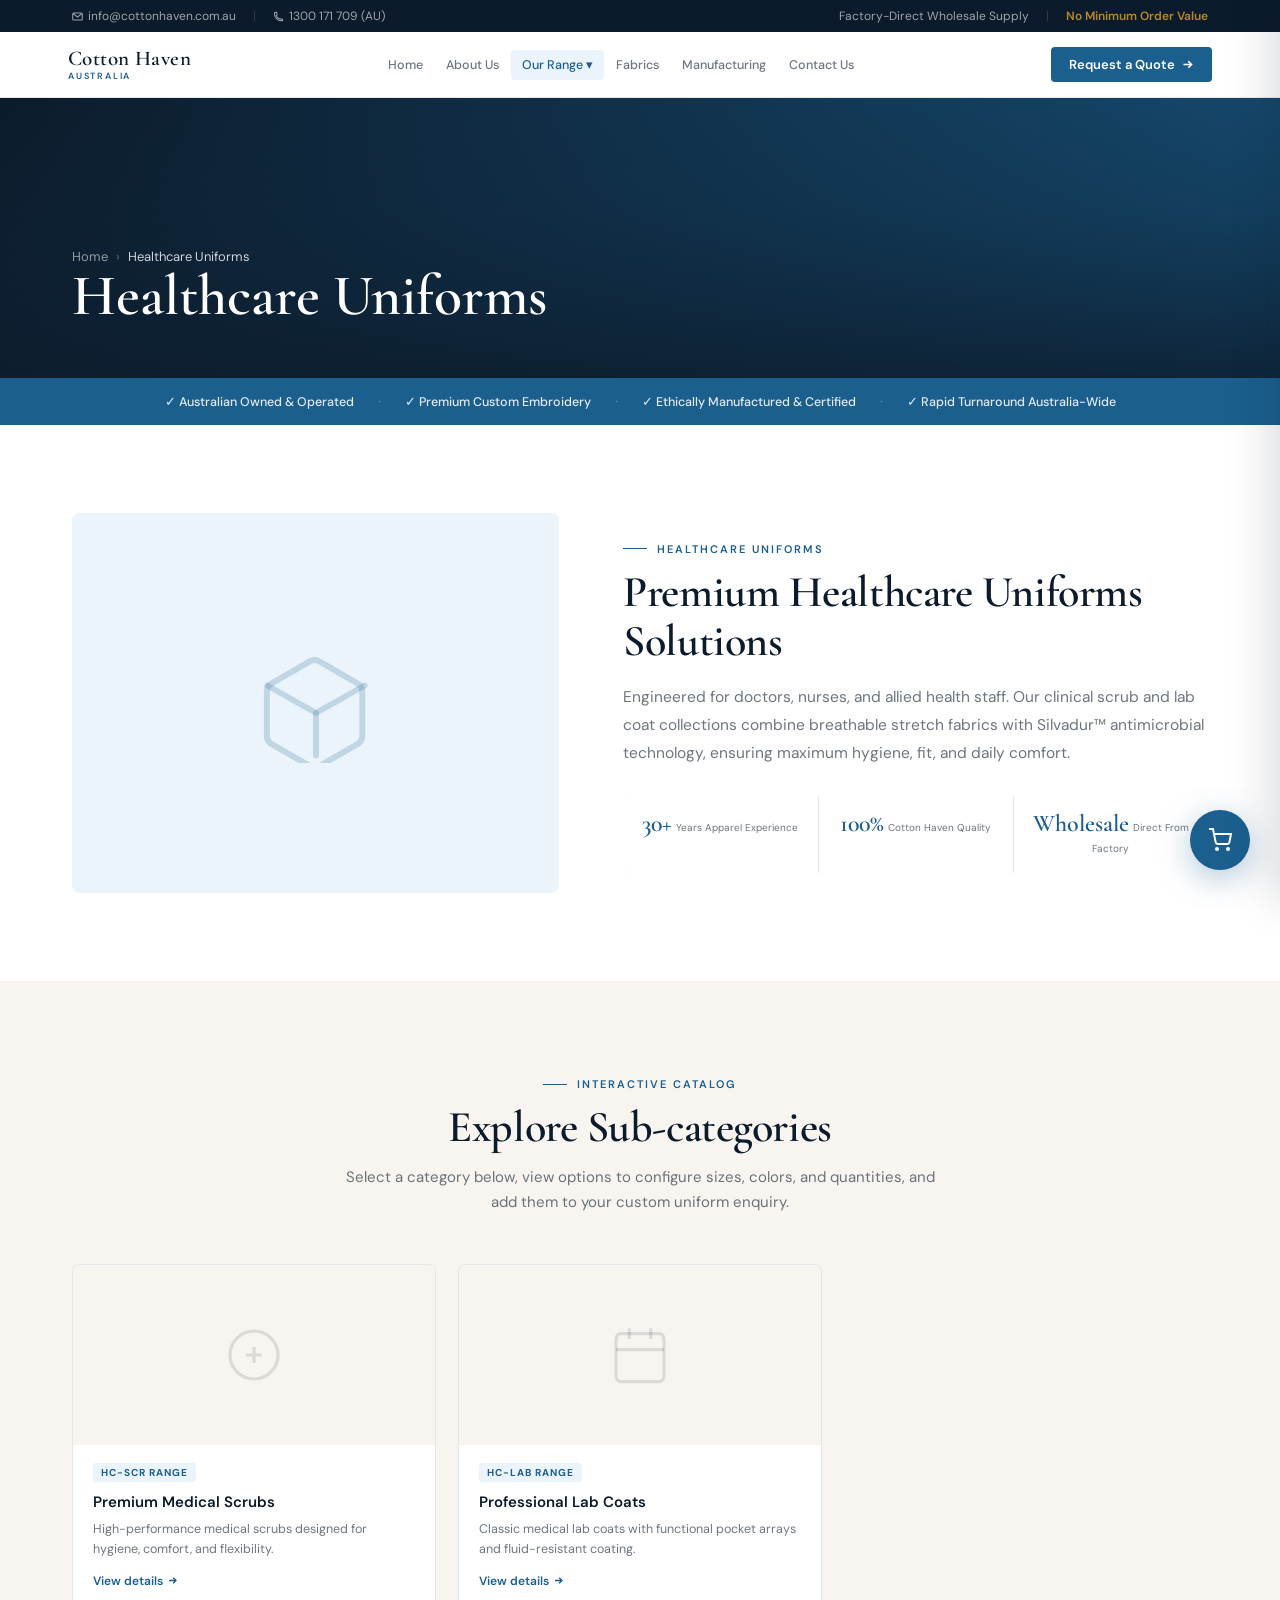
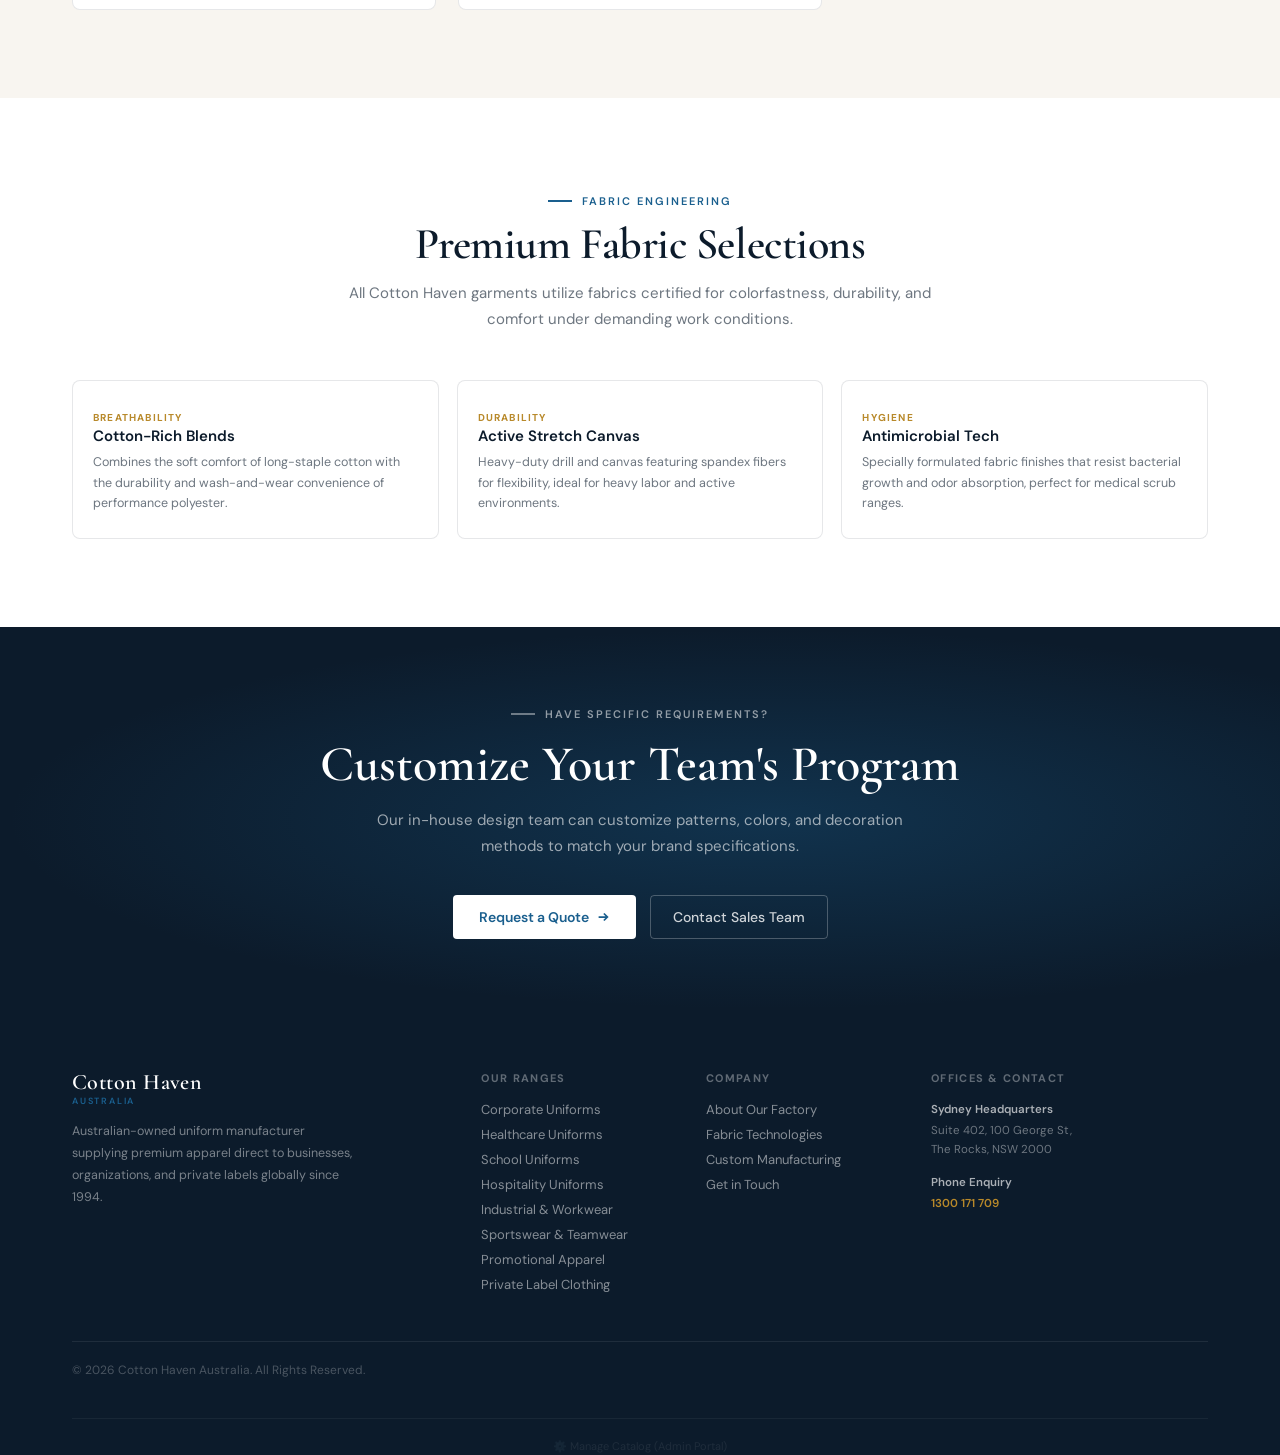
<file: category.html>
<!DOCTYPE html>
<html lang="en">
<head>
  <meta http-equiv="Content-Type" content="text/html; charset=UTF-8">
  <meta name="viewport" content="width=device-width, initial-scale=1.0">
  <title id="page-title">Uniforms Range — Cotton Haven Australia</title>
  <meta name="description" content="Cotton Haven Australia supplies premium custom uniforms and wholesale apparel. Australian-owned factory-direct manufacturer.">
  
  <link rel="preconnect" href="https://fonts.googleapis.com/">
  <link href="https://fonts.googleapis.com/css2?family=Cormorant+Garamond:ital,wght@0,400;0,600;1,400;1,600&family=DM+Sans:wght@300;400;500;600&display=swap" rel="stylesheet">
  
  <style>
    @charset "utf-8";

    :root {
      --ink: #0C1B2B;
      --ink-60: rgba(12,27,43,.6);
      --ink-30: rgba(12,27,43,.3);
      --ink-10: rgba(12,27,43,.07);
      --azure: #1A5F8E;
      --azure-d: #155a8c;
      --azure-xl: #EBF4FB;
      --gold: #B8892A;
      --gold-bg: #F5EDD8;
      --cream: #F8F5F0;
      --white: #FFFFFF;
      --border: rgba(12,27,43,.1);
      --border-s: rgba(12,27,43,.18);
      --r: 4px;
      --rlg: 8px;
      --ease: cubic-bezier(.25,.46,.45,.94);
    }

    *, ::before, ::after { box-sizing: border-box; margin: 0; padding: 0; }
    html { scroll-behavior: smooth; }
    body { font-family: "DM Sans", sans-serif; color: var(--ink); background: var(--white); -webkit-font-smoothing: antialiased; overflow-x: hidden; }
    img { max-width: 100%; display: block; }
    a { text-decoration: none; color: inherit; }
    ul { list-style: none; }
    button { cursor: pointer; border: none; background: none; font-family: inherit; }

    /* ── UTILITIES ── */
    .serif { font-family: "Cormorant Garamond", serif; }
    .container { width: 100%; max-width: 1200px; margin: 0 auto; padding: 0 32px; }
    .eyebrow { display: inline-flex; align-items: center; gap: 10px; font-size: 11px; font-weight: 600; letter-spacing: 0.18em; text-transform: uppercase; color: var(--azure); }
    .eyebrow::before { content: ""; display: block; width: 24px; height: 1.5px; background: var(--azure); }
    .section-title { font-family: "Cormorant Garamond", serif; font-size: clamp(28px, 3.5vw, 44px); font-weight: 600; line-height: 1.12; letter-spacing: -0.01em; color: var(--ink); margin-top: 12px; }
    .section-sub { font-size: 15px; color: var(--ink-60); line-height: 1.7; margin-top: 12px; }
    .section { padding: 88px 0; }
    .section-cream { background: var(--cream); }
    .section + .section { padding-top: 0; }
    .section-cream + .section, .section + .section-cream { padding-top: 88px; }

    /* ── BUTTONS ── */
    .btn-primary { font-size: 14px; font-weight: 600; color: var(--white); background: var(--azure); padding: 13px 26px; border-radius: var(--r); transition: .2s; display: inline-flex; align-items: center; gap: 7px; cursor: pointer; }
    .btn-primary:hover { background: var(--azure-d); transform: translateY(-1px); box-shadow: rgba(26,95,142,.28) 0 6px 18px; }
    .btn-primary svg { width: 14px; height: 14px; transition: transform .2s; }
    .btn-primary:hover svg { transform: translateX(3px); }
    .btn-secondary { font-size: 14px; font-weight: 500; color: var(--ink); padding: 12px 22px; border-radius: var(--r); border: 1.5px solid var(--border-s); transition: .2s; display: inline-flex; align-items: center; gap: 7px; }
    .btn-secondary:hover { border-color: var(--azure); color: var(--azure); }
    .btn-white { font-size: 14px; font-weight: 600; background: var(--white); color: var(--azure); padding: 13px 26px; border-radius: var(--r); transition: .2s; display: inline-flex; align-items: center; gap: 7px; }
    .btn-white:hover { background: #f0f7ff; transform: translateY(-1px); }
    .btn-white svg { width: 14px; height: 14px; transition: transform .2s; }
    .btn-white:hover svg { transform: translateX(3px); }
    .btn-ol-white { font-size: 14px; font-weight: 500; color: rgba(255,255,255,.8); padding: 12px 22px; border-radius: var(--r); border: 1px solid rgba(255,255,255,.25); transition: .2s; display: inline-flex; align-items: center; gap: 7px; }
    .btn-ol-white:hover { border-color: rgba(255,255,255,.5); color: #fff; }

    /* ── TOPBAR ── */
    .topbar { background: var(--ink); padding: 8px 0; font-size: 12px; color: rgba(255,255,255,.6); }
    .tb-inner { display: flex; justify-content: space-between; align-items: center; flex-wrap: wrap; gap: 8px; }
    .tb-left, .tb-right { display: flex; align-items: center; gap: 18px; flex-wrap: wrap; }
    .tb-item { display: flex; align-items: center; gap: 5px; }
    .tb-item a { color: rgba(255,255,255,.6); transition: color .2s; }
    .tb-item a:hover { color: #fff; }
    .tb-sep { width: 1px; height: 10px; background: rgba(255,255,255,.15); }

    /* ── HEADER ── */
    .site-header { position: sticky; top: 0; z-index: 100; background: rgba(255,255,255,.97); backdrop-filter: blur(12px); border-bottom: 1px solid var(--border); }
    .hdr-inner { display: flex; align-items: center; justify-content: space-between; padding: 15px 28px; max-width: 1200px; margin: 0 auto; gap: 20px; }
    .logo { flex-shrink: 0; display: flex; flex-direction: column; gap: 1px; cursor: pointer; }
    .logo-name { font-family: "Cormorant Garamond", serif; font-size: 21px; font-weight: 600; color: var(--ink); line-height: 1; letter-spacing: .02em; }
    .logo-sub { font-size: 9px; font-weight: 600; letter-spacing: .2em; text-transform: uppercase; color: var(--azure); }
    .main-nav { display: flex; align-items: center; gap: 1px; flex: 1; justify-content: center; position: relative; }
    .nav-link { font-size: 12.5px; font-weight: 500; color: var(--ink-60); padding: 7px 11px; border-radius: var(--r); transition: .2s; white-space: nowrap; cursor: pointer; background: none; font-family: inherit; }
    .nav-link:hover, .nav-link.active { color: var(--azure); background: var(--azure-xl); }
    .nav-item { position: relative; }
    .nav-dropdown { position: absolute; top: 100%; left: 0; background: var(--white); border: 1px solid var(--border); border-radius: var(--rlg); box-shadow: rgba(12,27,43,.12) 0 12px 32px; padding: 8px; min-width: 220px; opacity: 0; visibility: hidden; transform: translateY(6px); transition: .2s; z-index: 50; }
    .nav-item:hover .nav-dropdown { opacity: 1; visibility: visible; transform: translateY(4px); }
    .nav-dropdown button, .nav-dropdown a { display: block; width: 100%; text-align: left; padding: 9px 12px; font-size: 13px; color: var(--ink-60); border-radius: var(--r); transition: .15s; }
    .nav-dropdown button:hover, .nav-dropdown a:hover { background: var(--azure-xl); color: var(--azure); }
    .hdr-right { display: flex; align-items: center; gap: 10px; flex-shrink: 0; }
    .btn-cta { font-size: 13px; font-weight: 600; color: var(--white); background: var(--azure); padding: 9px 18px; border-radius: var(--r); transition: .2s; display: inline-flex; align-items: center; gap: 6px; cursor: pointer; white-space: nowrap; }
    .btn-cta:hover { background: var(--azure-d); transform: translateY(-1px); box-shadow: rgba(26,95,142,.28) 0 6px 18px; }
    .btn-cta svg { width: 13px; height: 13px; transition: transform .2s; }
    .btn-cta:hover svg { transform: translateX(3px); }
    .mob-menu-btn { display: none; flex-direction: column; gap: 5px; padding: 8px; cursor: pointer; }
    .mob-menu-btn span { display: block; width: 22px; height: 1.5px; background: var(--ink); transition: .3s; }
    .mob-nav { display: none; flex-direction: column; background: var(--white); border-top: 1px solid var(--border); padding: 12px 20px 20px; max-height: 75vh; overflow-y: auto; }
    .mob-nav .nav-link { display: block; padding: 10px 14px; font-size: 15px; }
    .mob-nav .mob-group-label { font-size: 10.5px; font-weight: 700; letter-spacing: .1em; text-transform: uppercase; color: var(--ink-30); padding: 14px 14px 4px; }
    .mob-nav.open { display: flex; }

    /* ── PAGE BANNER ── */
    .page-banner { position: relative; height: 280px; overflow: hidden; display: flex; align-items: flex-end; padding-bottom: 40px; }
    .page-banner-img { position: absolute; inset: 0; width: 100%; height: 100%; object-fit: cover; object-position: center center; }
    .page-banner-overlay { position: absolute; inset: 0; background: linear-gradient(to top, rgba(12,27,43,.85) 0%, rgba(12,27,43,.4) 60%, rgba(12,27,43,.2) 100%); }
    .page-banner-content { position: relative; z-index: 1; padding: 0 32px; max-width: 1200px; margin: 0 auto; width: 100%; }
    .page-banner-title { font-family: "Cormorant Garamond", serif; font-size: clamp(36px, 4.5vw, 58px); font-weight: 600; color: var(--white); line-height: 1.1; margin-bottom: 10px; }
    .breadcrumb { display: flex; align-items: center; gap: 8px; font-size: 13px; color: rgba(255,255,255,.55); }
    .breadcrumb a { color: rgba(255,255,255,.55); transition: color .2s; }
    .breadcrumb a:hover { color: #fff; }
    .breadcrumb span { color: rgba(255,255,255,.35); }

    /* ── MARKET STRIP ── */
    .market-strip { background: var(--azure); padding: 13px 0; }
    .mkt-inner { display: flex; align-items: center; justify-content: center; gap: 24px; flex-wrap: wrap; }
    .mkt-item { display: flex; align-items: center; gap: 6px; font-size: 12.5px; font-weight: 500; color: rgba(255,255,255,.88); white-space: nowrap; }
    .mkt-sep { color: rgba(255,255,255,.25); font-size: 16px; }

    /* ── INTRO SPLIT ── */
    .intro-grid { display: grid; grid-template-columns: 1fr 1.2fr; gap: 64px; align-items: center; }
    .intro-img-wrap { position: relative; border-radius: var(--rlg); overflow: hidden; height: 380px; background: var(--azure-xl); display: flex; align-items: center; justify-content: center; }
    .intro-placeholder-icon { width: 120px; height: 120px; color: rgba(26,95,142,.2); }
    .intro-stats { display: grid; grid-template-columns: repeat(3, 1fr); gap: 1px; background: var(--border); border-radius: var(--rlg); overflow: hidden; margin-top: 28px; }
    .istat { background: var(--white); padding: 16px 12px; text-align: center; }
    .istat-num { font-family: "Cormorant Garamond", serif; font-size: 24px; font-weight: 600; color: var(--azure); line-height: 1; }
    .istat-label { font-size: 10px; color: var(--ink-60); margin-top: 4px; line-height: 1.3; }

    /* ── PRODUCTS GRID ── */
    .prod-header { text-align: center; max-width: 600px; margin: 0 auto 48px; }
    .products-grid { display: grid; grid-template-columns: repeat(3, 1fr); gap: 22px; }
    .prod-card { border-radius: var(--rlg); overflow: hidden; border: 1px solid var(--border); background: var(--white); transition: all .3s var(--ease); display: flex; flex-direction: column; height: 100%; }
    .prod-card:hover { transform: translateY(-5px); box-shadow: rgba(12,27,43,.1) 0 16px 40px; border-color: rgba(26,95,142,.25); }
    .prod-img { height: 180px; overflow: hidden; position: relative; background: var(--cream); display: flex; align-items: center; justify-content: center; }
    .prod-placeholder-icon { width: 64px; height: 64px; color: rgba(12,27,43,.12); }
    .prod-body { padding: 18px 20px 20px; display: flex; flex-direction: column; flex: 1; }
    .prod-tag { display: inline-block; align-self: flex-start; font-size: 10px; font-weight: 700; letter-spacing: .1em; text-transform: uppercase; color: var(--azure); background: var(--azure-xl); padding: 3px 8px; border-radius: 3px; margin-bottom: 10px; }
    .prod-name { font-size: 15px; font-weight: 600; color: var(--ink); margin-bottom: 7px; }
    .prod-desc { font-size: 12.5px; color: var(--ink-60); line-height: 1.6; margin-bottom: 14px; flex: 1; }
    .prod-link { font-size: 12px; font-weight: 600; color: var(--azure); display: inline-flex; align-items: center; gap: 4px; transition: gap .2s; cursor: pointer; }
    .prod-card:hover .prod-link { gap: 8px; }
    .prod-link svg { width: 11px; height: 11px; }

    /* ── FABRICS ── */
    .fabrics-grid { display: grid; grid-template-columns: repeat(3, 1fr); gap: 18px; }
    .fabric-card { padding: 24px 20px; border-radius: var(--rlg); border: 1px solid var(--border); background: var(--white); transition: all .25s; }
    .fabric-card:hover { border-color: rgba(26,95,142,.2); box-shadow: rgba(12,27,43,.06) 0 8px 24px; }
    .fabric-tag { font-size: 10px; font-weight: 700; letter-spacing: .12em; text-transform: uppercase; color: var(--gold); margin-bottom: 8px; }
    .fabric-name { font-size: 15px; font-weight: 600; color: var(--ink); margin-bottom: 6px; }
    .fabric-desc { font-size: 12.5px; color: var(--ink-60); line-height: 1.65; }

    /* ── CTA BAND ── */
    .cta-band { background: var(--ink); padding: 72px 0; text-align: center; position: relative; overflow: hidden; }
    .cta-band::before { content: ""; position: absolute; inset: 0; background: radial-gradient(ellipse at 60% 50%, rgba(26,95,142,.35) 0%, transparent 70%); }
    .cta-band .container { position: relative; z-index: 1; }
    .cta-eyebrow { display: inline-flex; align-items: center; gap: 10px; font-size: 11px; font-weight: 600; letter-spacing: .18em; text-transform: uppercase; color: rgba(255,255,255,.55); margin-bottom: 16px; }
    .cta-eyebrow::before { content: ""; display: block; width: 24px; height: 1.5px; background: rgba(255,255,255,.4); }
    .cta-title { font-family: "Cormorant Garamond", serif; font-size: clamp(30px, 4vw, 50px); font-weight: 600; color: var(--white); line-height: 1.1; margin-bottom: 16px; }
    .cta-sub { font-size: 15px; color: rgba(255,255,255,.6); max-width: 560px; margin: 0 auto 36px; line-height: 1.7; }
    .cta-actions { display: flex; align-items: center; justify-content: center; gap: 14px; flex-wrap: wrap; }

    /* ── FOOTER ── */
    .site-footer { background: var(--ink); color: rgba(255,255,255,.6); padding: 60px 0 0; }
    .footer-grid { display: grid; grid-template-columns: 2fr 1fr 1fr 1.5fr; gap: 40px; padding-bottom: 48px; border-bottom: 1px solid rgba(255,255,255,.08); }
    .footer-logo-name { font-family: "Cormorant Garamond", serif; font-size: 22px; font-weight: 600; color: var(--white); line-height: 1; letter-spacing: .02em; cursor: pointer; }
    .footer-logo-sub { font-size: 9px; font-weight: 600; letter-spacing: .2em; text-transform: uppercase; color: var(--azure); margin-top: 2px; }
    .footer-about { font-size: 12.5px; line-height: 1.75; color: rgba(255,255,255,.45); margin-top: 14px; max-width: 280px; }
    .footer-col-title { font-size: 11px; font-weight: 700; letter-spacing: .12em; text-transform: uppercase; color: rgba(255,255,255,.35); margin-bottom: 16px; }
    .footer-links { display: flex; flex-direction: column; gap: 8px; }
    .footer-links a { font-size: 13px; color: rgba(255,255,255,.5); text-align: left; transition: color .2s; display: block; }
    .footer-links a:hover { color: rgba(255,255,255,.88); }
    .footer-offices { display: flex; flex-direction: column; gap: 14px; }
    .office-blk { font-size: 11.5px; color: rgba(255,255,255,.4); line-height: 1.65; }
    .office-blk strong { display: block; color: rgba(255,255,255,.65); font-weight: 600; margin-bottom: 2px; }
    .footer-bottom { display: flex; align-items: center; justify-content: space-between; padding: 20px 0; flex-wrap: wrap; gap: 12px; }
    .footer-copy { font-size: 12px; color: rgba(255,255,255,.25); }

    /* ── RESPONSIVE ── */
    @media (max-width: 1024px) {
      .products-grid { grid-template-columns: repeat(2, 1fr); }
      .footer-grid { grid-template-columns: 1fr 1fr; }
    }
    @media (max-width: 880px) {
      .intro-grid { grid-template-columns: 1fr; gap: 32px; }
      .main-nav { display: none; }
      .mob-menu-btn { display: flex; }
      .fabrics-grid { grid-template-columns: 1fr 1fr; }
    }
    @media (max-width: 768px) {
      .container { padding: 0 18px; }
      .hdr-inner { padding: 13px 18px; }
      .section { padding: 52px 0; }
      .page-banner { height: 220px; }
      .products-grid { grid-template-columns: 1fr; }
      .fabrics-grid { grid-template-columns: 1fr; }
      .footer-grid { grid-template-columns: 1fr; }
    }
    @media (max-width: 480px) {
      .cta-actions { flex-direction: column; }
    }
    @media (prefers-reduced-motion: reduce) {
      * { transition-duration: .01ms !important; }
    }
  </style>
  
  <link rel="stylesheet" href="assets/css/cart.css">
</head>
<body>

  <!-- ══ TOPBAR ══ -->
  <div class="topbar">
    <div class="container">
      <div class="tb-inner">
        <div class="tb-left">
          <span class="tb-item">
            <svg width="11" height="11" viewBox="0 0 16 16" fill="none" stroke="currentColor" stroke-width="1.5">
              <path d="M2 4l6 5 6-5"></path><rect x="1" y="3" width="14" height="10" rx="1.5"></rect>
            </svg>
            <a href="mailto:info@cottonhaven.com.au">info@cottonhaven.com.au</a>
          </span>
          <span class="tb-sep"></span>
          <span class="tb-item">
            <svg width="11" height="11" viewBox="0 0 16 16" fill="none" stroke="currentColor" stroke-width="1.5">
              <path d="M2 3.5A1.5 1.5 0 013.5 2h1.2a.5.5 0 01.48.36l.8 2.8a.5.5 0 01-.14.52l-1.1 1a8 8 0 004.58 4.58l1-.1a.5.5 0 01.52.14l2.8.8a.5.5 0 01.36.48v1.2A1.5 1.5 0 0112.5 14C6.7 14 2 9.3 2 3.5z"></path>
            </svg>
            <a href="tel:1300171709">1300 171 709 (AU)</a>
          </span>
        </div>
        <div class="tb-right">
          <span>Factory-Direct Wholesale Supply</span>
          <span class="tb-sep"></span>
          <span style="color:#B8892A;font-weight:600">No Minimum Order Value</span>
        </div>
      </div>
    </div>
  </div>

  <!-- ══ HEADER ══ -->
  <header class="site-header">
    <div class="hdr-inner">
      <div class="logo" onclick="window.location.href='index.html'">
        <span class="logo-name">Cotton Haven</span>
        <span class="logo-sub">Australia</span>
      </div>
      <nav class="main-nav" aria-label="Primary navigation">
        <a href="index.html" class="nav-link">Home</a>
        <a href="index.html#about" class="nav-link">About Us</a>

        <div class="nav-item">
          <button class="nav-link active">Our Range ▾</button>
          <div class="nav-dropdown">
            <a href="corporate-uniforms.html" style="display:block;width:100%;text-align:left;padding:9px 12px;font-size:13px;color:var(--ink-60);border-radius:var(--r);transition:.15s;">Corporate Uniforms</a>
            <a href="category.html?cat=healthcare" style="display:block;width:100%;text-align:left;padding:9px 12px;font-size:13px;color:var(--ink-60);border-radius:var(--r);transition:.15s;">Healthcare Uniforms</a>
            <a href="category.html?cat=school" style="display:block;width:100%;text-align:left;padding:9px 12px;font-size:13px;color:var(--ink-60);border-radius:var(--r);transition:.15s;">School Uniforms</a>
            <a href="category.html?cat=hospitality" style="display:block;width:100%;text-align:left;padding:9px 12px;font-size:13px;color:var(--ink-60);border-radius:var(--r);transition:.15s;">Hospitality Uniforms</a>
            <a href="category.html?cat=industrial" style="display:block;width:100%;text-align:left;padding:9px 12px;font-size:13px;color:var(--ink-60);border-radius:var(--r);transition:.15s;">Industrial &amp; Workwear</a>
            <a href="category.html?cat=sportswear" style="display:block;width:100%;text-align:left;padding:9px 12px;font-size:13px;color:var(--ink-60);border-radius:var(--r);transition:.15s;">Sportswear &amp; Teamwear</a>
            <a href="category.html?cat=promotional" style="display:block;width:100%;text-align:left;padding:9px 12px;font-size:13px;color:var(--ink-60);border-radius:var(--r);transition:.15s;">Promotional Apparel</a>
            <a href="category.html?cat=private-label" style="display:block;width:100%;text-align:left;padding:9px 12px;font-size:13px;color:var(--ink-60);border-radius:var(--r);transition:.15s;">Private Label Clothing</a>
          </div>
        </div>

        <a href="index.html#fabrics" class="nav-link">Fabrics</a>
        <a href="index.html#manufacturing" class="nav-link">Manufacturing</a>
        <a href="index.html#contact" class="nav-link">Contact Us</a>
      </nav>
      <div class="hdr-right">
        <button class="btn-cta" onclick="window.location.hash='#enquire'">Request a Quote <svg viewBox="0 0 16 16" fill="none" stroke="currentColor" stroke-width="2"><path d="M3 8h10M9 4l4 4-4 4"></path></svg></button>
        <div class="mob-menu-btn"><span></span><span></span><span></span></div>
      </div>
    </div>
    
    <nav class="mob-nav" id="mob-nav">
      <a href="index.html" class="nav-link">Home</a>
      <a href="index.html#about" class="nav-link">About Us</a>
      <div class="mob-group-label">Our Range</div>
      <a href="corporate-uniforms.html" class="nav-link">Corporate Uniforms</a>
      <a href="category.html?cat=healthcare" class="nav-link">Healthcare Uniforms</a>
      <a href="category.html?cat=school" class="nav-link">School Uniforms</a>
      <a href="category.html?cat=hospitality" class="nav-link">Hospitality Uniforms</a>
      <a href="category.html?cat=industrial" class="nav-link">Industrial &amp; Workwear</a>
      <a href="category.html?cat=sportswear" class="nav-link">Sportswear &amp; Teamwear</a>
      <a href="category.html?cat=promotional" class="nav-link">Promotional Apparel</a>
      <a href="category.html?cat=private-label" class="nav-link">Private Label Clothing</a>
      <div class="mob-group-label">Company</div>
      <a href="index.html#fabrics" class="nav-link">Fabrics</a>
      <a href="index.html#manufacturing" class="nav-link">Manufacturing</a>
      <a href="index.html#contact" class="nav-link">Contact Us</a>
    </nav>
  </header>

  <!-- ══ PAGE BANNER ══ -->
  <div class="page-banner" id="cat-banner" style="background: linear-gradient(135deg, #0C1B2B 0%, #1A5F8E 100%);">
    <div class="page-banner-overlay"></div>
    <div class="page-banner-content">
      <div class="breadcrumb">
        <a href="index.html">Home</a>
        <span>›</span>
        <span style="color: rgba(255,255,255,0.8)" id="breadcrumb-category">Uniforms Range</span>
      </div>
      <h1 class="page-banner-title" id="banner-title">Uniforms Range</h1>
    </div>
  </div>

  <!-- ══ MARKET STRIP ══ -->
  <div class="market-strip">
    <div class="container">
      <div class="mkt-inner">
        <div class="mkt-item">✓ Australian Owned &amp; Operated</div>
        <div class="mkt-sep">·</div>
        <div class="mkt-item">✓ Premium Custom Embroidery</div>
        <div class="mkt-sep">·</div>
        <div class="mkt-item">✓ Ethically Manufactured &amp; Certified</div>
        <div class="mkt-sep">·</div>
        <div class="mkt-item">✓ Rapid Turnaround Australia-Wide</div>
      </div>
    </div>
  </div>

  <!-- ══ INTRO SECTION ══ -->
  <section class="section">
    <div class="container">
      <div class="intro-grid">
        <div class="intro-img-wrap">
          <!-- Dynamic Category Vector Icon -->
          <svg class="intro-placeholder-icon" viewBox="0 0 24 24" fill="none" stroke="currentColor" stroke-width="1.2">
            <path d="M20.37 8.12l-7.79-4.5a1.76 1.76 0 00-1.74 0L3.06 8.12a1.76 1.76 0 00-.88 1.52v9a1.76 1.76 0 00.88 1.52l7.79 4.5a1.76 1.76 0 001.74 0l7.79-4.5a1.76 1.76 0 00.88-1.52v-9a1.76 1.76 0 00-.89-1.52z" stroke-linecap="round" stroke-linejoin="round"/>
            <path d="M2.27 8.5L12 14l9.73-5.5" stroke-linecap="round" stroke-linejoin="round"/>
            <path d="M12 22.5V14" stroke-linecap="round" stroke-linejoin="round"/>
          </svg>
        </div>
        <div class="intro-text-wrap">
          <span class="eyebrow" id="intro-eyebrow">Professional Range</span>
          <h2 class="section-title" id="intro-title">Elevate Your Team's Standard</h2>
          <p class="section-sub" id="intro-desc" style="margin-top: 18px; font-size: 15.5px; line-height: 1.8;">
            Cotton Haven Australia designs and manufactures custom uniforms tailored for performance. We provide fully customizable designs, flexible low MOQs, and direct wholesale supply worldwide.
          </p>
          <div class="intro-stats">
            <div class="istat">
              <span class="istat-num serif">30+</span>
              <span class="istat-label">Years Apparel Experience</span>
            </div>
            <div class="istat">
              <span class="istat-num serif">100%</span>
              <span class="istat-label">Cotton Haven Quality</span>
            </div>
            <div class="istat">
              <span class="istat-num serif">Wholesale</span>
              <span class="istat-label">Direct From Factory</span>
            </div>
          </div>
        </div>
      </div>
    </div>
  </section>

  <!-- ══ PRODUCTS CATALOG ══ -->
  <section class="section section-cream">
    <div class="container">
      <div class="prod-header">
        <span class="eyebrow">Interactive Catalog</span>
        <h2 class="section-title">Explore Sub-categories</h2>
        <p class="section-sub">Select a category below, view options to configure sizes, colors, and quantities, and add them to your custom uniform enquiry.</p>
      </div>
      <div class="products-grid" id="category-products-grid">
        <!-- Products cards rendered dynamically via JS -->
      </div>
    </div>
  </section>

  <!-- ══ FABRICS ══ -->
  <section class="section">
    <div class="container">
      <div style="text-align:center;max-width:600px;margin:0 auto 48px">
        <span class="eyebrow">Fabric Engineering</span>
        <h2 class="section-title">Premium Fabric Selections</h2>
        <p class="section-sub">All Cotton Haven garments utilize fabrics certified for colorfastness, durability, and comfort under demanding work conditions.</p>
      </div>
      <div class="fabrics-grid">
        <div class="fabric-card">
          <span class="fabric-tag">Breathability</span>
          <h3 class="fabric-name">Cotton-Rich Blends</h3>
          <p class="fabric-desc">Combines the soft comfort of long-staple cotton with the durability and wash-and-wear convenience of performance polyester.</p>
        </div>
        <div class="fabric-card">
          <span class="fabric-tag">Durability</span>
          <h3 class="fabric-name">Active Stretch Canvas</h3>
          <p class="fabric-desc">Heavy-duty drill and canvas featuring spandex fibers for flexibility, ideal for heavy labor and active environments.</p>
        </div>
        <div class="fabric-card">
          <span class="fabric-tag">Hygiene</span>
          <h3 class="fabric-name">Antimicrobial Tech</h3>
          <p class="fabric-desc">Specially formulated fabric finishes that resist bacterial growth and odor absorption, perfect for medical scrub ranges.</p>
        </div>
      </div>
    </div>
  </section>

  <!-- ══ CTA BAND ══ -->
  <section class="cta-band">
    <div class="container">
      <span class="cta-eyebrow">Have Specific Requirements?</span>
      <h2 class="cta-title">Customize Your Team's Program</h2>
      <p class="cta-sub">Our in-house design team can customize patterns, colors, and decoration methods to match your brand specifications.</p>
      <div class="cta-actions">
        <button class="btn-white" onclick="window.location.hash='#enquire'">Request a Quote <svg viewBox="0 0 16 16" fill="none" stroke="currentColor" stroke-width="2"><path d="M3 8h10M9 4l4 4-4 4"></path></svg></button>
        <a href="index.html#contact" class="btn-ol-white">Contact Sales Team</a>
      </div>
    </div>
  </section>

  <!-- ══ FOOTER ══ -->
  <footer class="site-footer">
    <div class="container">
      <div class="footer-grid">
        <div class="footer-brand">
          <div class="footer-logo-name" onclick="window.location.href='index.html'">Cotton Haven</div>
          <div class="footer-logo-sub">Australia</div>
          <p class="footer-about">Australian-owned uniform manufacturer supplying premium apparel direct to businesses, organizations, and private labels globally since 1994.</p>
        </div>
        <div>
          <div class="footer-col-title">Our Ranges</div>
          <div class="footer-links">
            <a href="corporate-uniforms.html">Corporate Uniforms</a>
            <a href="category.html?cat=healthcare">Healthcare Uniforms</a>
            <a href="category.html?cat=school">School Uniforms</a>
            <a href="category.html?cat=hospitality">Hospitality Uniforms</a>
            <a href="category.html?cat=industrial">Industrial &amp; Workwear</a>
            <a href="category.html?cat=sportswear">Sportswear &amp; Teamwear</a>
            <a href="category.html?cat=promotional">Promotional Apparel</a>
            <a href="category.html?cat=private-label">Private Label Clothing</a>
          </div>
        </div>
        <div>
          <div class="footer-col-title">Company</div>
          <div class="footer-links">
            <a href="index.html#about">About Our Factory</a>
            <a href="index.html#fabrics">Fabric Technologies</a>
            <a href="index.html#manufacturing">Custom Manufacturing</a>
            <a href="index.html#contact">Get in Touch</a>
          </div>
        </div>
        <div>
          <div class="footer-col-title">Offices &amp; Contact</div>
          <div class="footer-offices">
            <div class="office-blk">
              <strong>Sydney Headquarters</strong>
              Suite 402, 100 George St,<br>The Rocks, NSW 2000
            </div>
            <div class="office-blk">
              <strong>Phone Enquiry</strong>
              <a href="tel:1300171709" style="color:var(--gold);font-weight:600">1300 171 709</a>
            </div>
          </div>
        </div>
      </div>
      <div class="footer-bottom">
        <div class="footer-copy">© 2026 Cotton Haven Australia. All Rights Reserved.</div>
      </div>
    </div>
  </footer>

  <!-- Scripts -->
  <script src="assets/js/products-data.js"></script>
  <script src="assets/js/cart.js"></script>
  <script src="assets/js/admin-portal.js"></script>

  <script>
    // Category Page Renderer Logic
    document.addEventListener("DOMContentLoaded", () => {
      // 1. Get Category ID from Query Parameter
      const urlParams = new URLSearchParams(window.location.search);
      const catId = urlParams.get('cat') || 'healthcare'; // default fallback
      
      const catData = getCategoryData(catId);
      if (!catData) {
        console.error(`Invalid category ID: ${catId}`);
        document.getElementById("banner-title").innerText = "Range Not Found";
        document.getElementById("category-products-grid").innerHTML = `
          <div style="grid-column: 1 / -1; text-align: center; padding: 48px; color: var(--ink-60);">
            <p>We apologize, but the requested uniforms range does not exist.</p>
            <a href="index.html" class="btn-primary" style="margin-top: 16px;">Return to Home</a>
          </div>
        `;
        return;
      }

      // 2. Update Page Meta & Banner Elements
      document.title = `${catData.categoryName} — Cotton Haven Australia`;
      document.getElementById("page-title").innerText = `${catData.categoryName} — Cotton Haven Australia`;
      document.getElementById("banner-title").innerText = catData.categoryName;
      document.getElementById("breadcrumb-category").innerText = catData.categoryName;
      document.getElementById("intro-eyebrow").innerText = catData.categoryName;
      document.getElementById("intro-title").innerText = `Premium ${catData.categoryName} Solutions`;

      // Custom descriptions for categories
      const descriptions = {
        "healthcare": "Engineered for doctors, nurses, and allied health staff. Our clinical scrub and lab coat collections combine breathable stretch fabrics with Silvadur™ antimicrobial technology, ensuring maximum hygiene, fit, and daily comfort.",
        "school": "Durable school uniforms designed to withstand daily school life. We manufacture high-performance polo shirts, formal blouses, skirts, and custom tracksuits that are easy-care, colorfast, and highly comfortable.",
        "hospitality": "Professional chef jackets, aprons, and front-of-house apparel. Crafted with ventilation tech, spill-resistant coatings, and elegant tailoring to keep your culinary and service teams looking pristine.",
        "industrial": "AS/NZS compliant high-visibility safety clothing and heavy-duty cargo drill workwear. Double-reinforced seams, multi-compartment utility pockets, and UV-protecting, heat-dissipating fabrics.",
        "sportswear": "Activewear and matched warm-up sets designed for schools, clubs, and corporate events. High-performance, moisture-wicking cool dry mesh fabrics keep players dry and comfortable.",
        "promotional": "Value-packed, retail-quality t-shirts, hoods, caps, and accessories tailored for corporate gifts, merch lines, and events. Perfect canvases for screen print, transfer, or embroidery.",
        "private-label": "High-end heavyweight t-shirts and French Terry hoodies designed for apparel brands, labels, and custom merchandisers looking for wholesale rebranding options."
      };
      
      document.getElementById("intro-desc").innerText = descriptions[catId] || catData.categoryName + " catalog collection.";

      // 3. Render Product Cards dynamically
      const grid = document.getElementById("category-products-grid");
      grid.innerHTML = "";

      const products = catData.products;
      Object.keys(products).forEach(prodId => {
        const product = products[prodId];
        const card = document.createElement("article");
        card.className = "prod-card";
        card.setAttribute("data-category", catId);
        card.setAttribute("data-product", prodId);

        // Simple placeholder SVG icons corresponding to the product code prefix to look clean
        const iconPaths = {
          "HC-SCR": '<path d="M12 21a9 9 0 100-18 9 9 0 000 18z"/><path d="M9 12h6M12 9v6"/>',
          "HC-LAB": '<path d="M19 4H5c-1.1 0-2 .9-2 2v14c0 1.1.9 2 2 2h14c1.1 0 2-.9 2-2V6c0-1.1-.9-2-2-2z"/><path d="M16 2v4M8 2v4M3 10h18"/>',
          "SU-POL": '<path d="M20.37 8.12l-7.79-4.5a1.76 1.76 0 00-1.74 0L3.06 8.12a1.76 1.76 0 00-.88 1.52v9a1.76 1.76 0 00.88 1.52l7.79 4.5a1.76 1.76 0 001.74 0l7.79-4.5a1.76 1.76 0 00.88-1.52v-9a1.76 1.76 0 00-.89-1.52z"/>',
          "SU-FOR": '<path d="M12 22a10 10 0 100-20 10 10 0 000 20z"/><path d="M2 12h20M12 2v20"/>',
          "HP-CHF": '<path d="M12 12a5 5 0 100-10 5 5 0 000 10zM12 22v-5M17 17l-5-5-5 5"/>',
          "HP-APR": '<path d="M6 2L3 6v14a2 2 0 002 2h14a2 2 0 002-2V6l-3-4H6z"/>',
          "IW-HIV": '<path d="M12 22s8-4 8-10V5l-8-3-8 3v7c0 6 8 10 8 10z"/>',
          "IW-PAN": '<path d="M20 21v-2a4 4 0 00-4-4H8a4 4 0 00-4 4v2"/>',
          "SW-ATH": '<path d="M18 8A6 6 0 006 8c0 7-3 9-3 9h18s-3-2-3-9z"/>',
          "SW-OUT": '<path d="M12 21a9 9 0 100-18 9 9 0 000 18z"/>',
          "PA-BSC": '<path d="M12 22a10 10 0 100-20 10 10 0 000 20z"/>',
          "PA-CAP": '<path d="M12 14v-4M8 12h8M12 22a10 10 0 100-20 10 10 0 000 20z"/>',
          "PL-PRM": '<polygon points="12 2 2 7 12 12 22 7 12 2"/>'
        };

        const prefix = product.codePrefix;
        const iconSvg = iconPaths[prefix] || '<path d="M20 21v-2a4 4 0 00-4-4H8a4 4 0 00-4 4v2"/><circle cx="12" cy="7" r="4"/>';

        card.innerHTML = `
          <div class="prod-img">
            <svg class="prod-placeholder-icon" viewBox="0 0 24 24" fill="none" stroke="currentColor" stroke-width="1.2">
              ${iconSvg}
            </svg>
          </div>
          <div class="prod-body">
            <span class="prod-tag">${product.codePrefix} Range</span>
            <h3 class="prod-name">${product.name}</h3>
            <p class="prod-desc">${product.description}</p>
            <span class="prod-link" tabindex="0">
              View details 
              <svg viewBox="0 0 16 16" fill="none" stroke="currentColor" stroke-width="2">
                <path d="M3 8h10M9 4l4 4-4 4"/>
              </svg>
            </span>
          </div>
        `;
        grid.appendChild(card);
      });
      
      // Mobile menu toggle helper inside category
      const mobMenuBtn = document.querySelector('.mob-menu-btn');
      const mobNav = document.getElementById('mob-nav');
      if (mobMenuBtn && mobNav) {
        mobMenuBtn.addEventListener('click', () => {
          mobNav.classList.toggle('open');
        });
      }
    });
  </script>
</body>
</html>
</file>
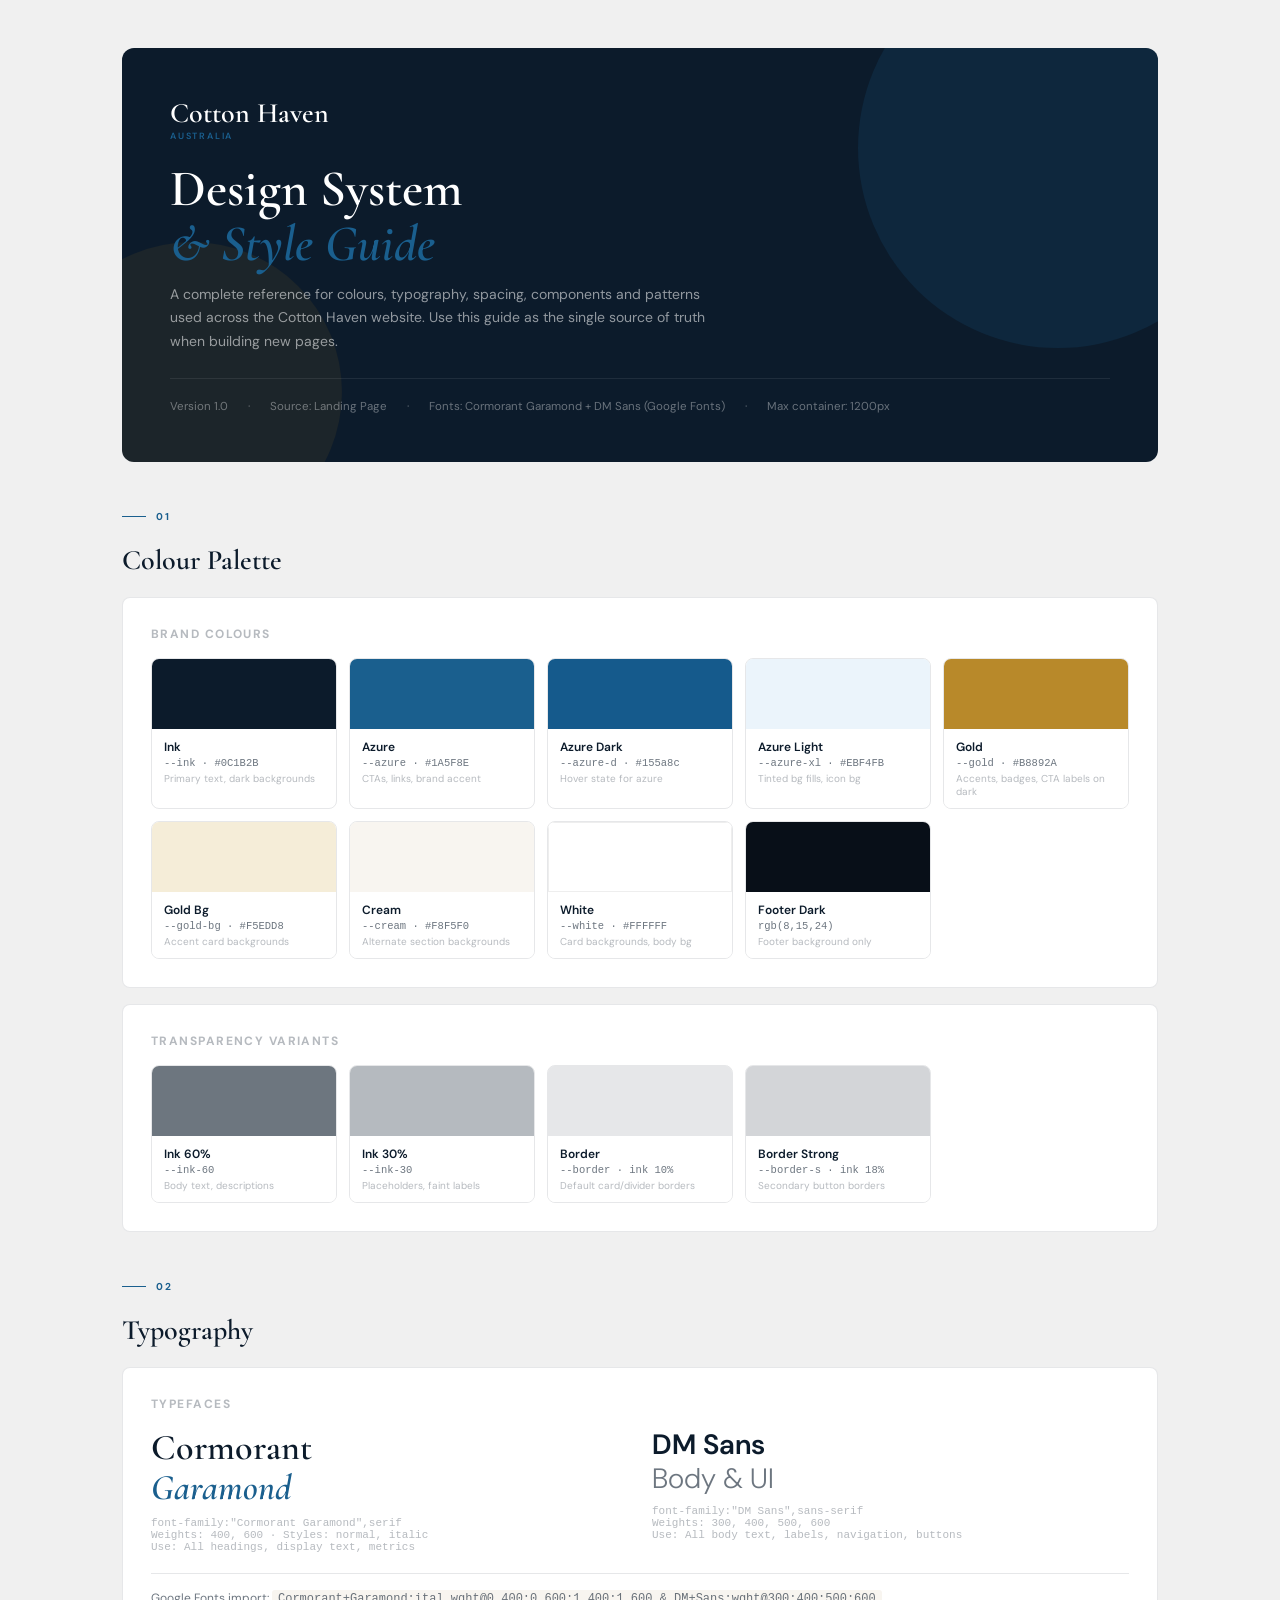
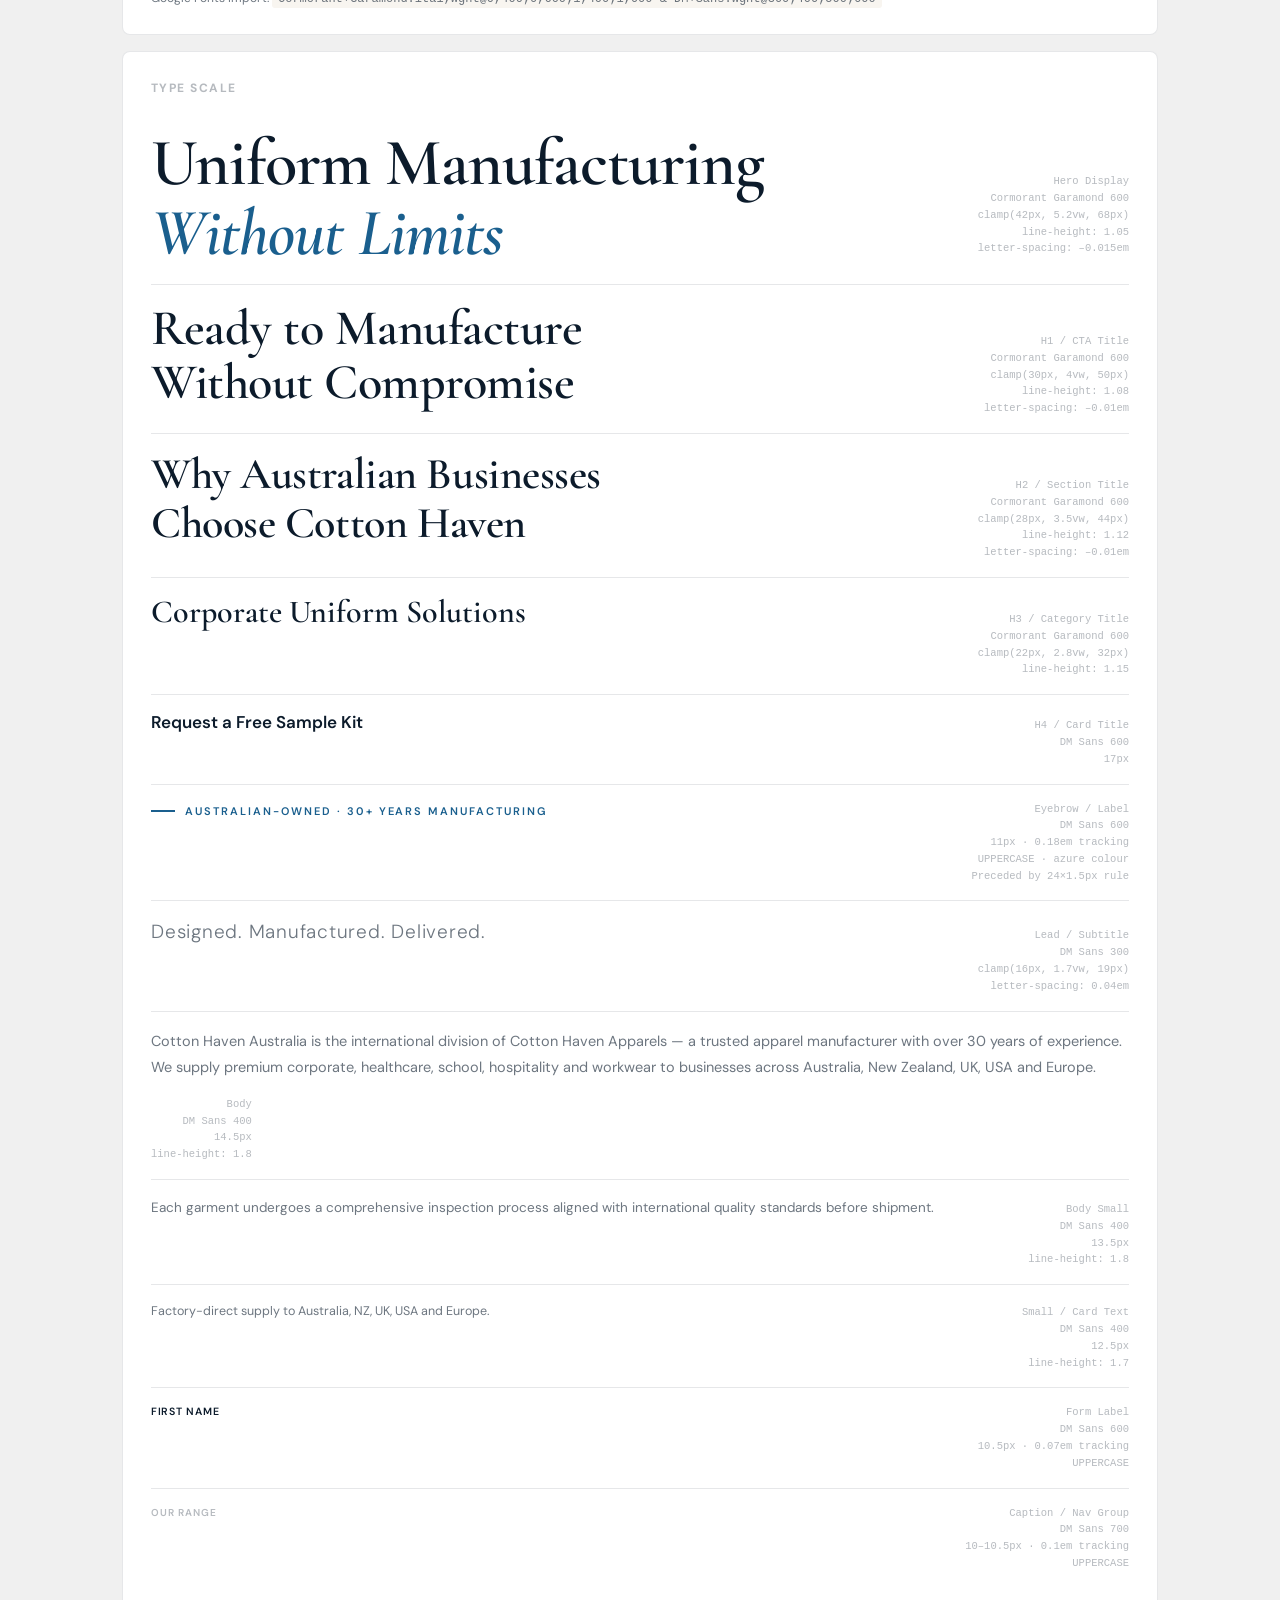
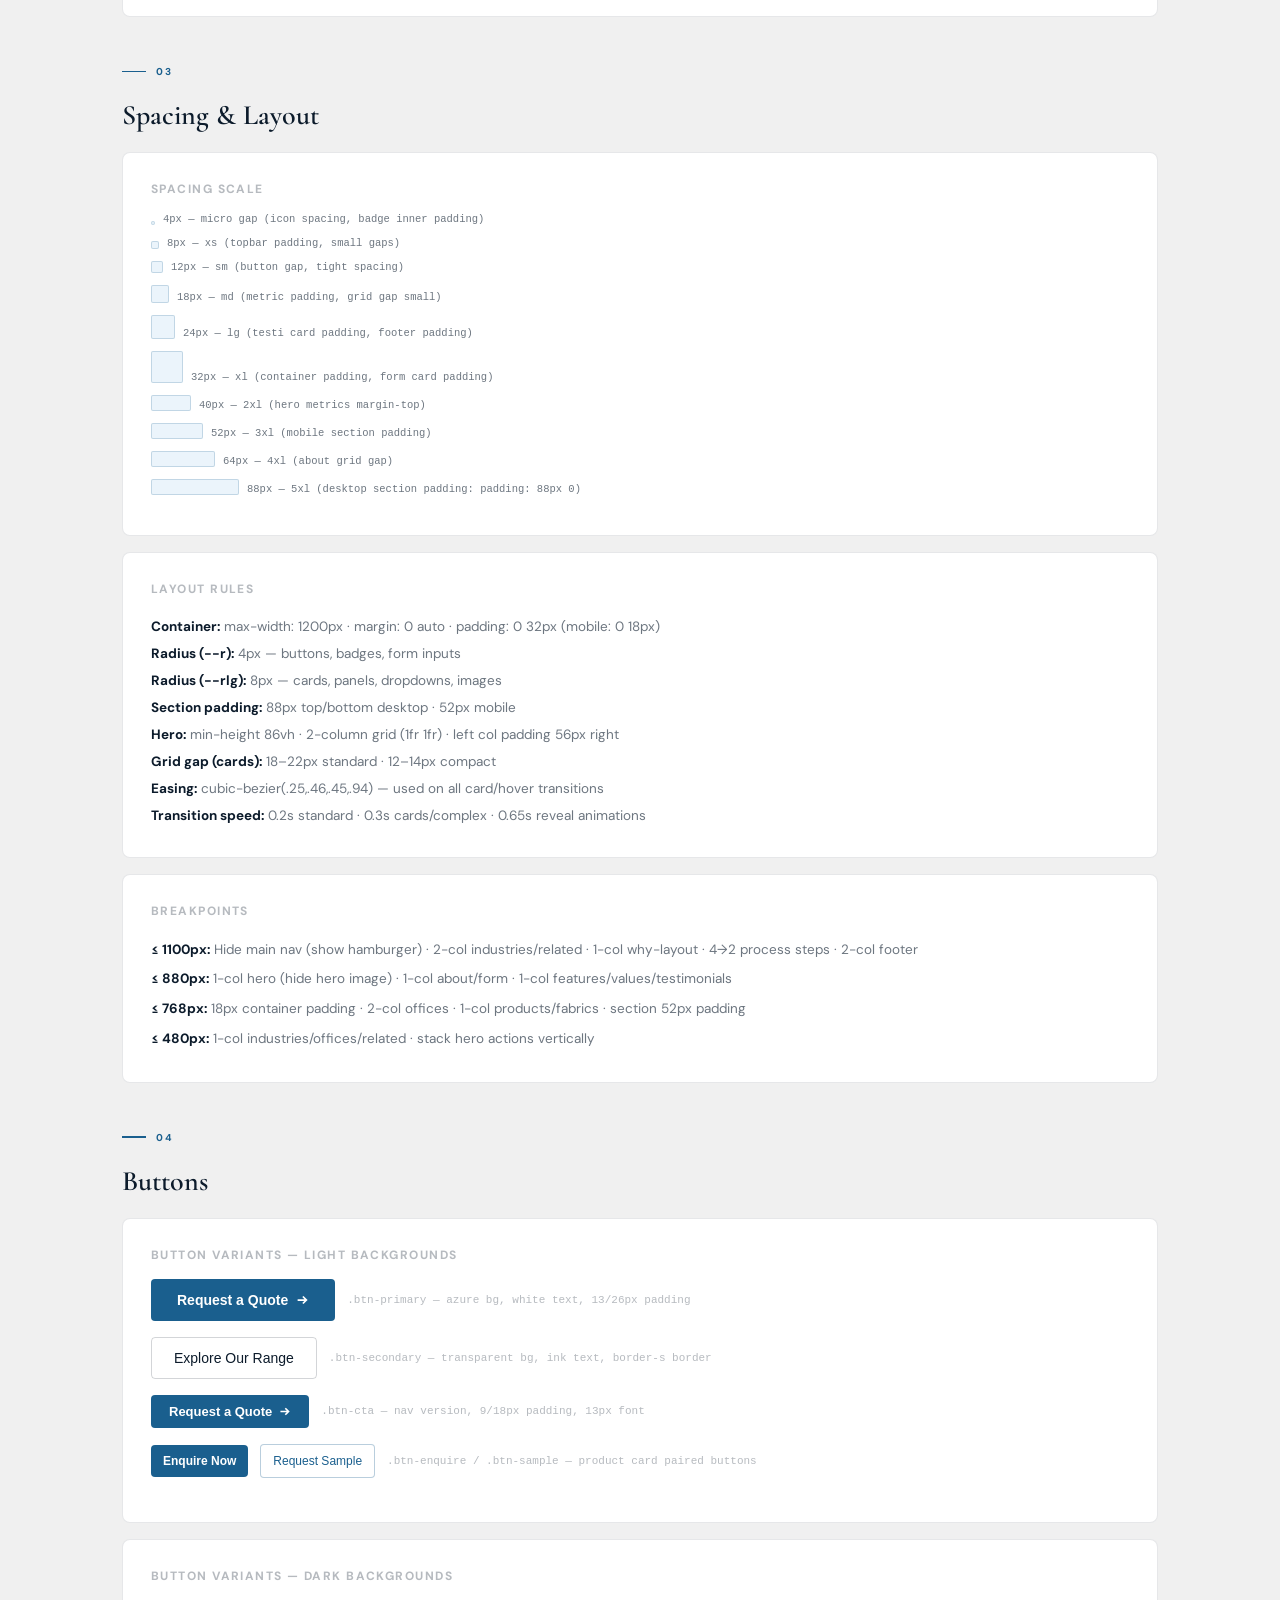
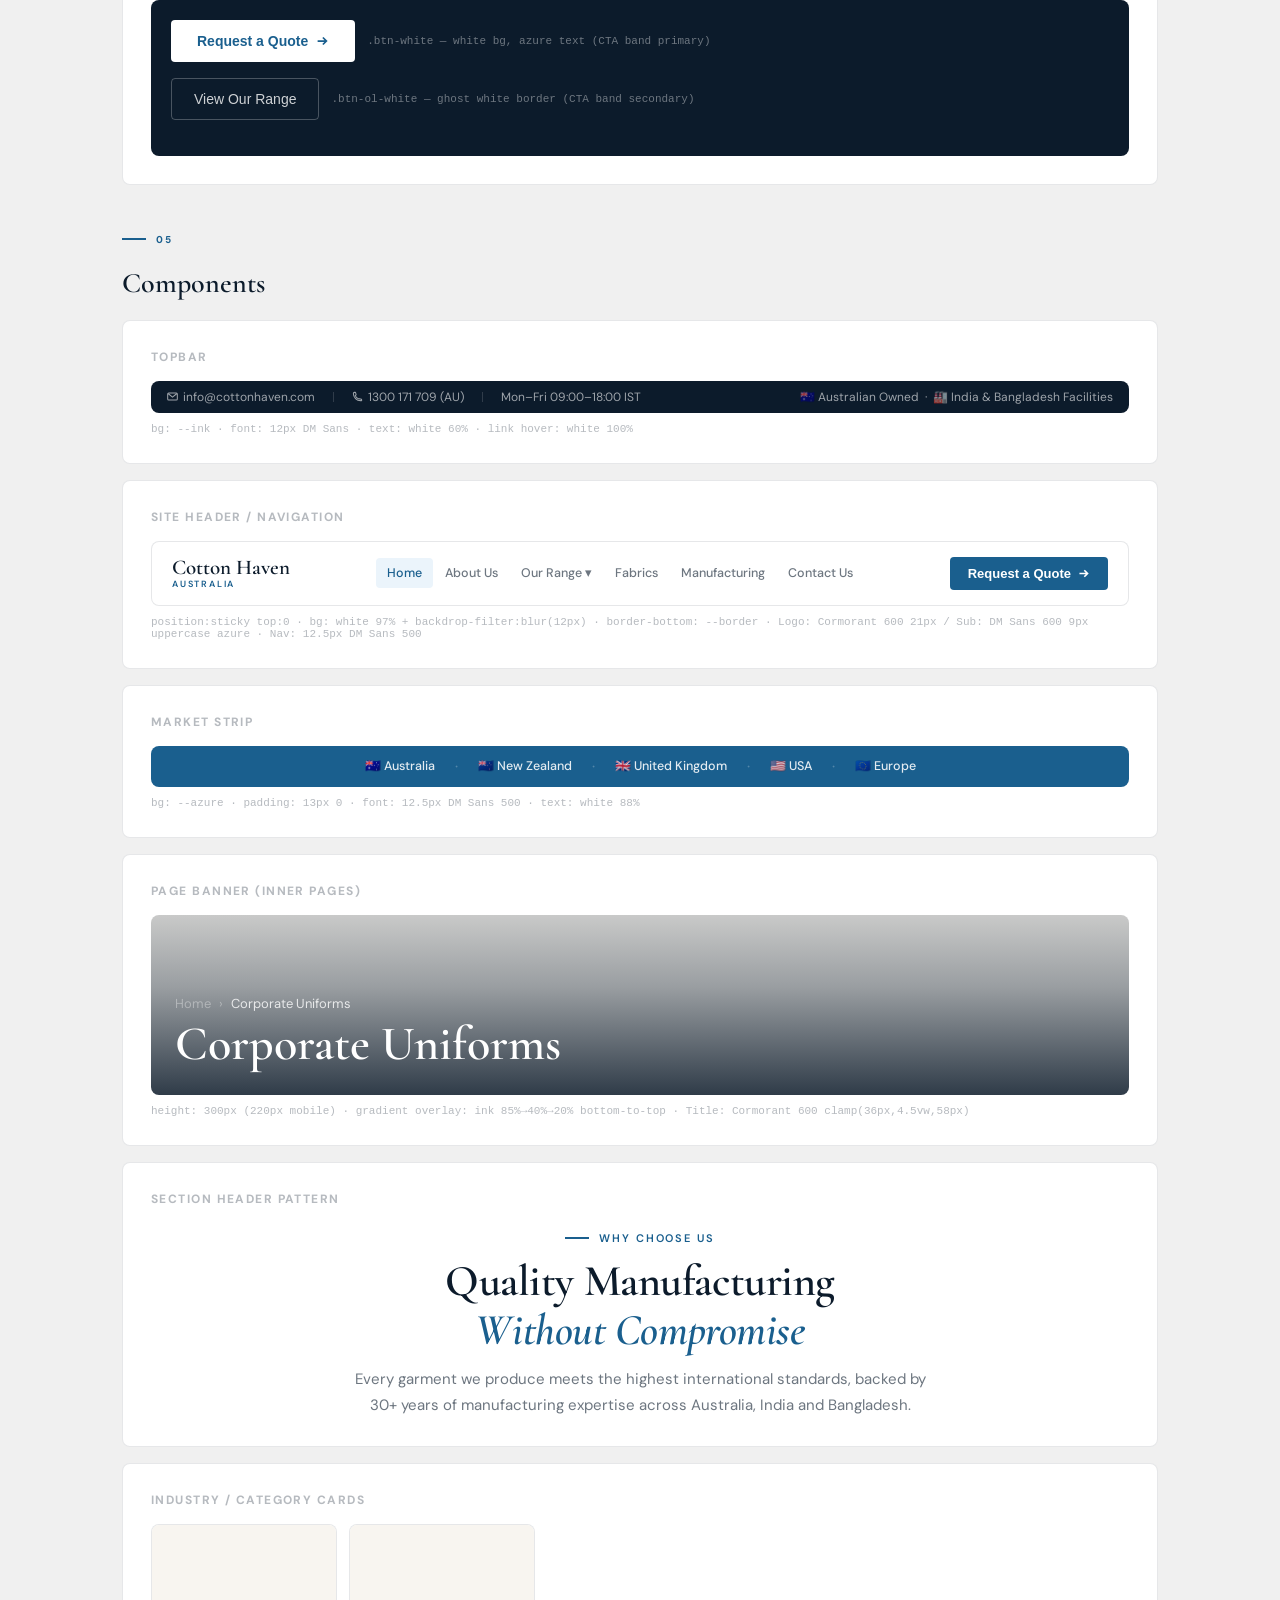
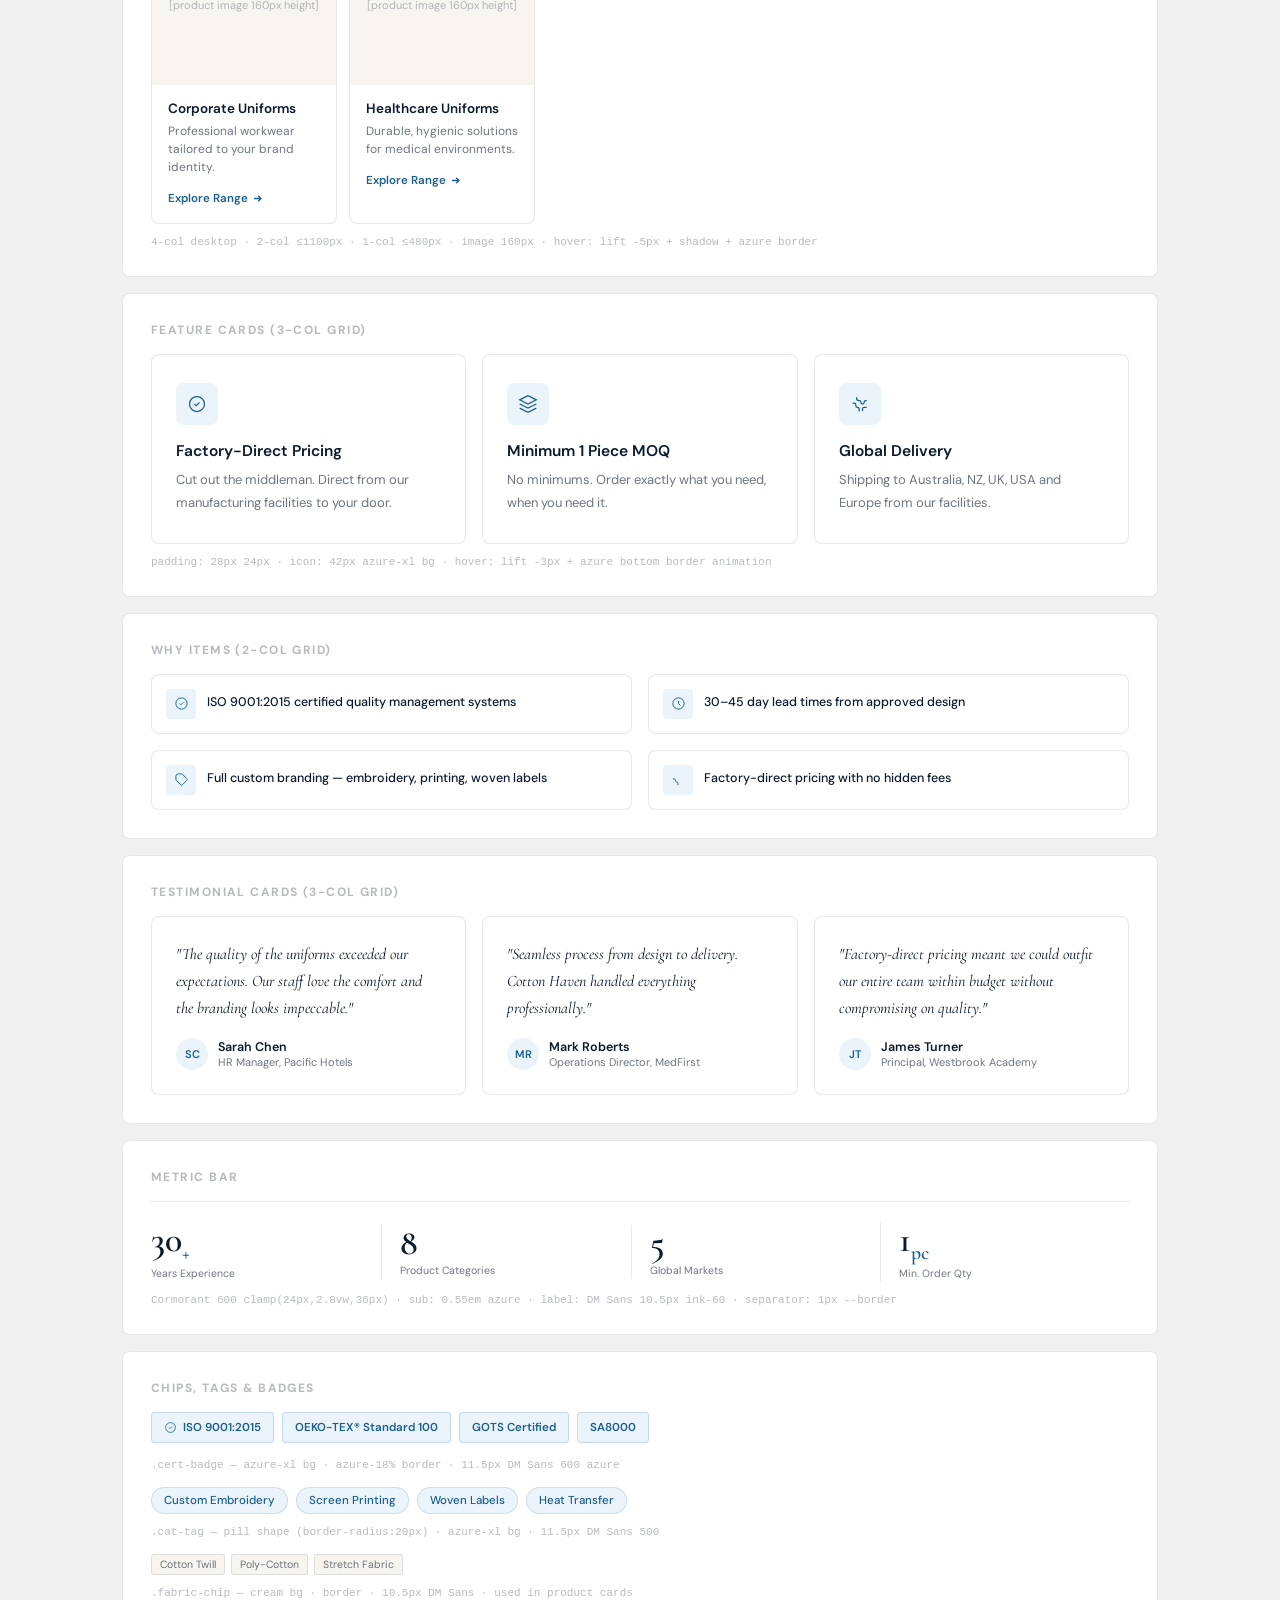
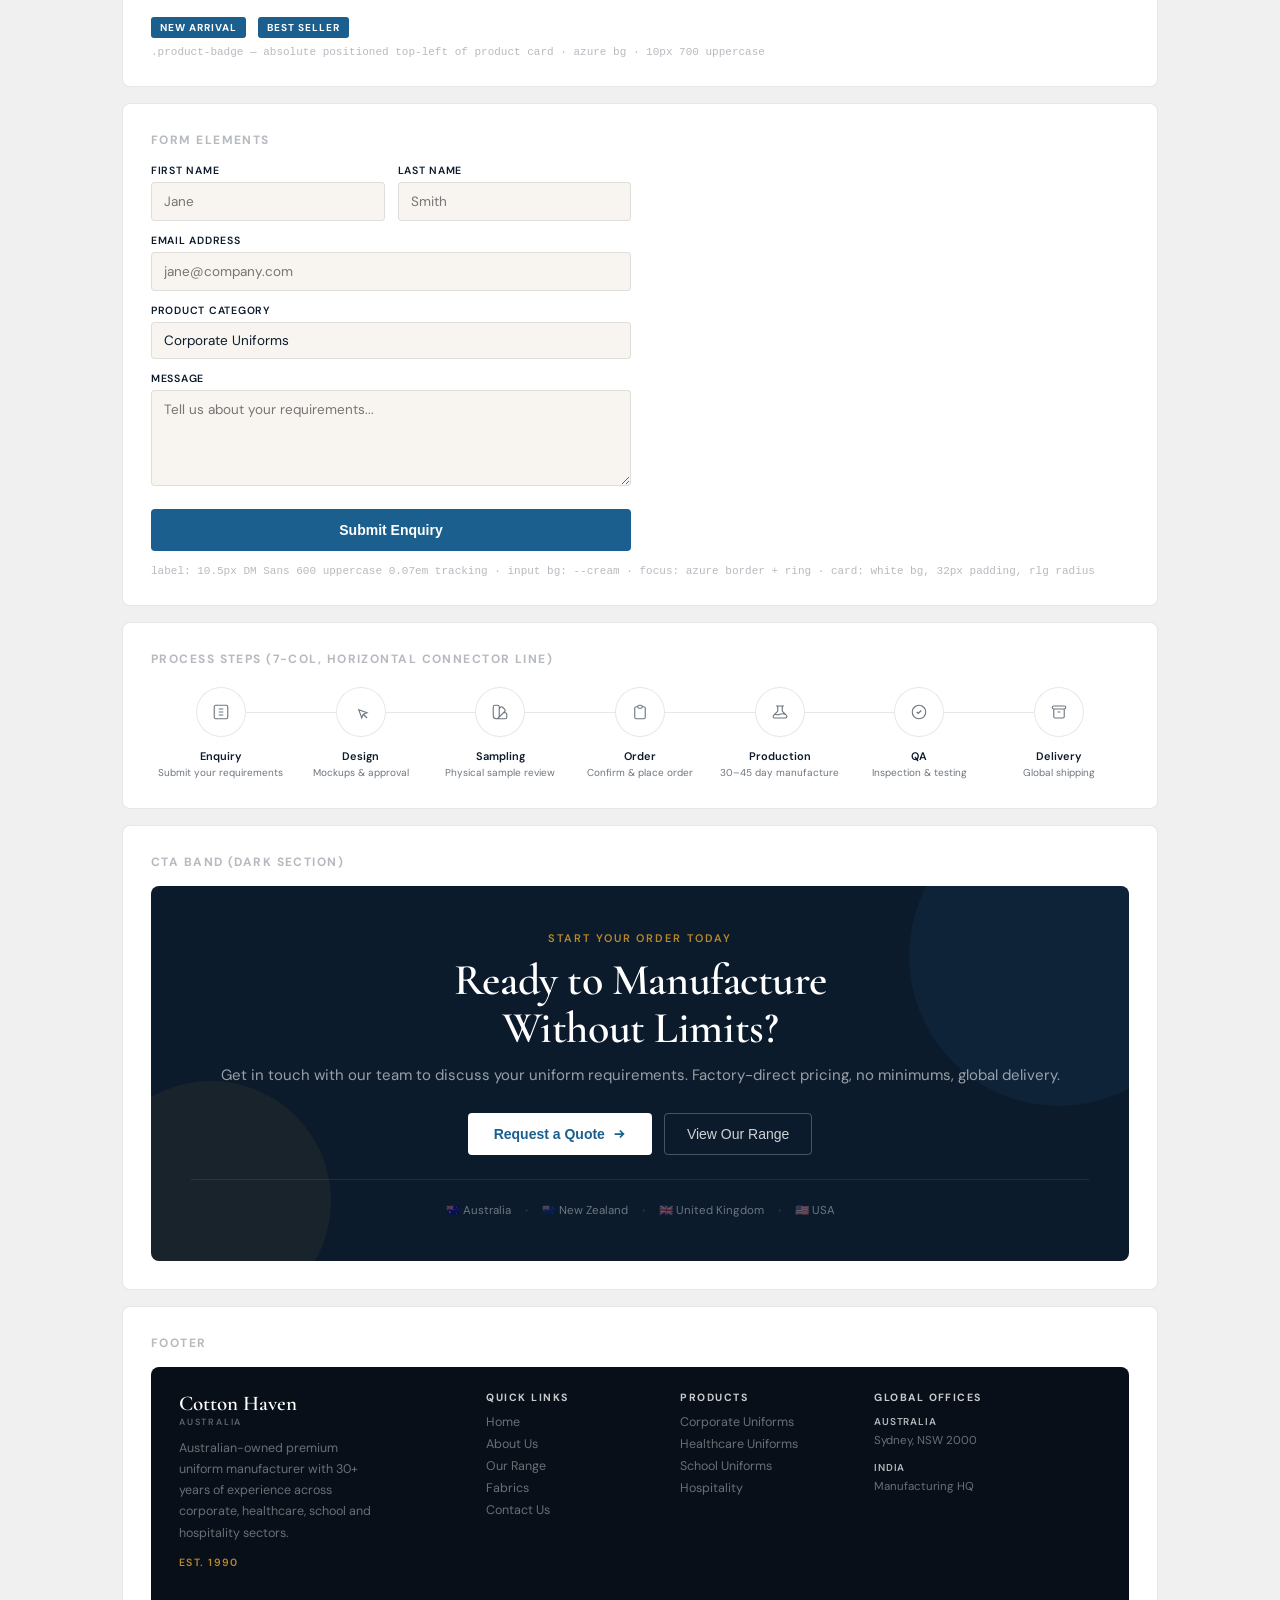
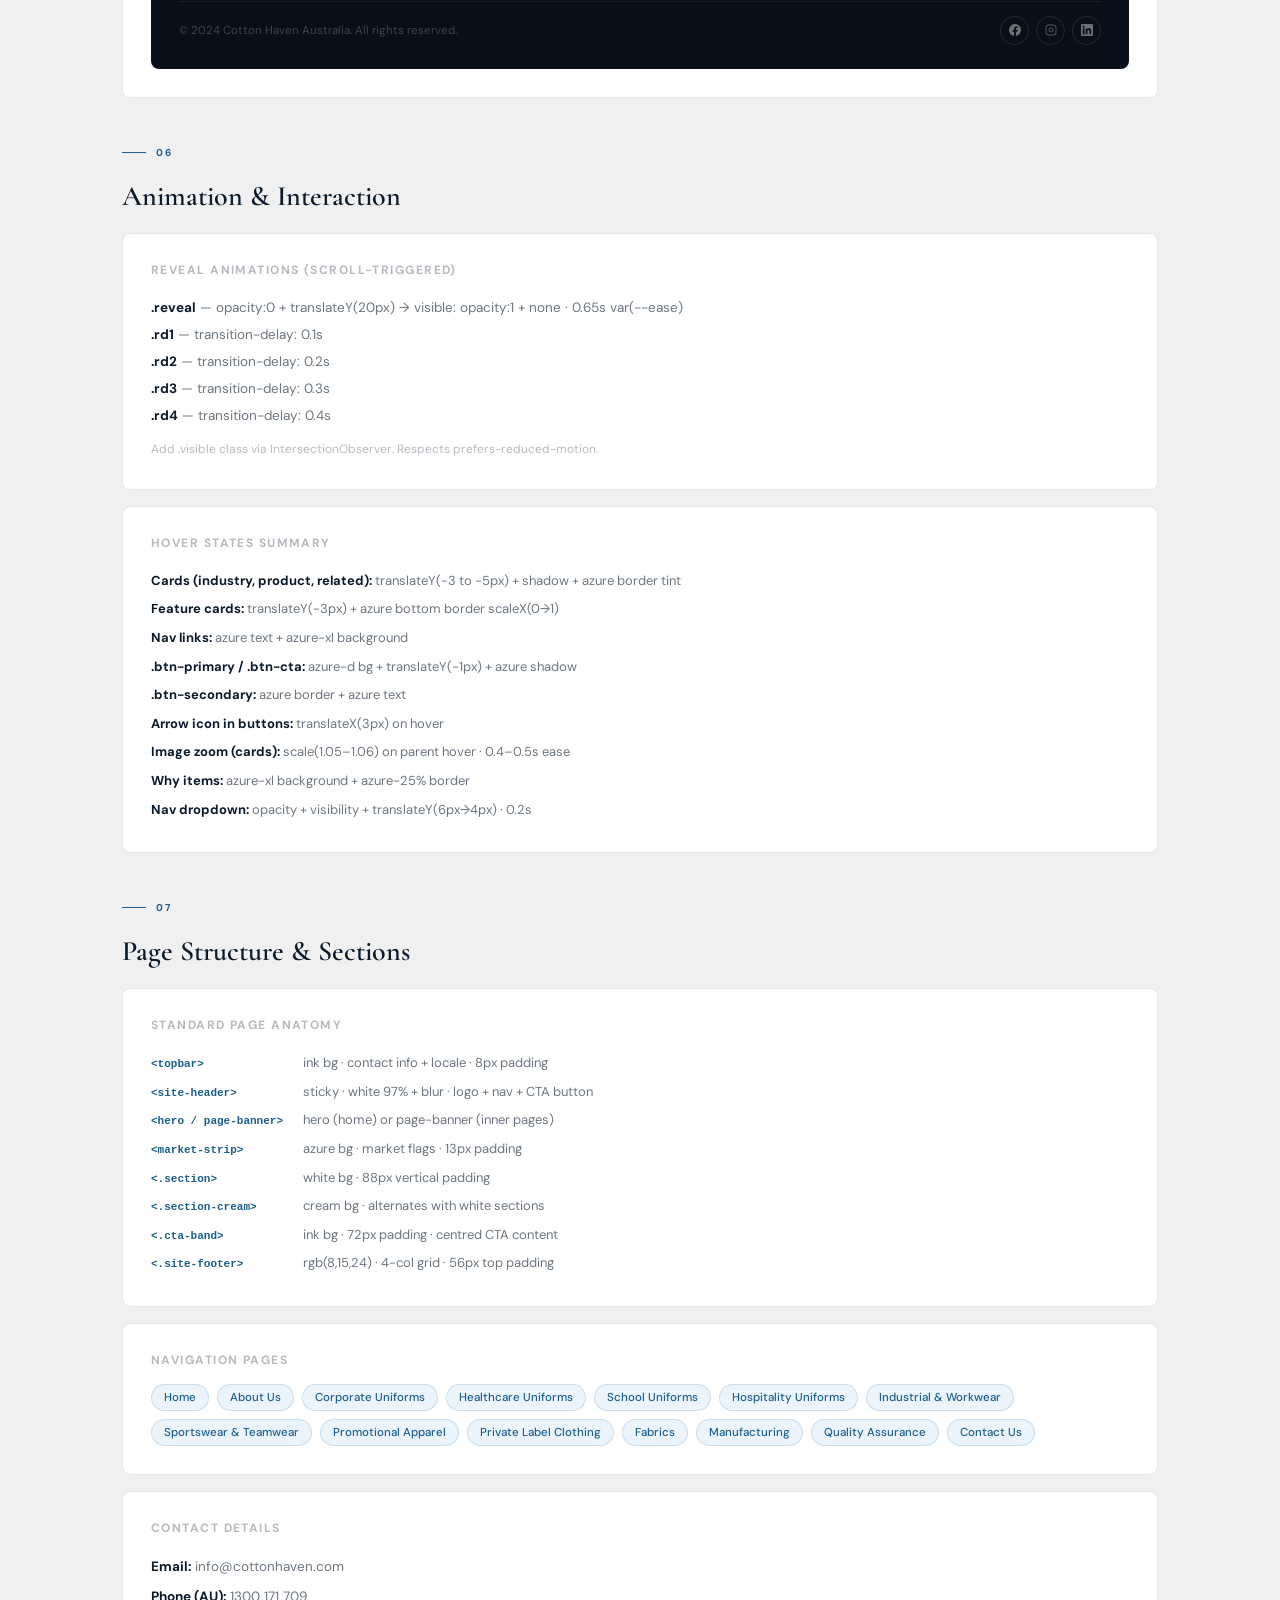
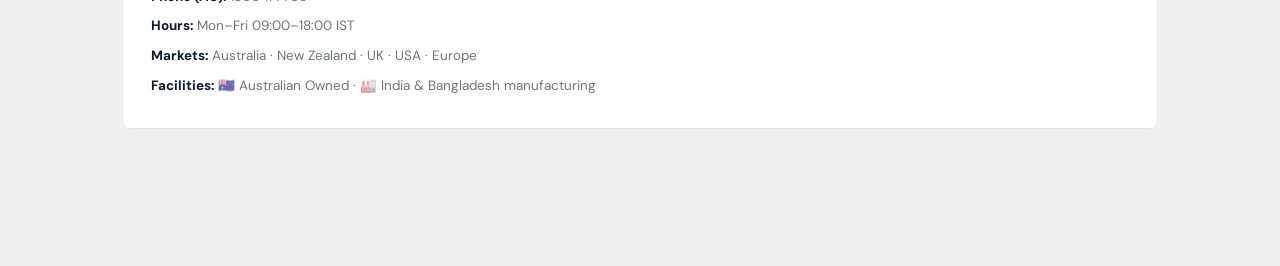
<file: design-guide.html>
<!DOCTYPE html>
<html lang="en">
<head>
<meta charset="UTF-8">
<meta name="viewport" content="width=device-width, initial-scale=1.0">
<title>Cotton Haven — Design Guide</title>
<link rel="preconnect" href="https://fonts.googleapis.com">
<link href="https://fonts.googleapis.com/css2?family=Cormorant+Garamond:ital,wght@0,400;0,600;1,400;1,600&family=DM+Sans:wght@300;400;500;600&display=swap" rel="stylesheet">
<style>
/* ════════════════════════════════════
   COTTON HAVEN — DESIGN SYSTEM TOKENS
   ════════════════════════════════════ */
:root {
  /* — Colour Palette — */
  --ink:       #0C1B2B;          /* Primary text / dark navy */
  --ink-60:    rgba(12,27,43,.6);
  --ink-30:    rgba(12,27,43,.3);
  --ink-10:    rgba(12,27,43,.07);

  --azure:     #1A5F8E;          /* Brand blue — CTAs, links, accents */
  --azure-d:   #155a8c;          /* Darker blue — hover state */
  --azure-xl:  #EBF4FB;          /* Light blue tint — bg fills */

  --gold:      #B8892A;          /* Accent gold — highlights, badges */
  --gold-bg:   #F5EDD8;          /* Light gold tint */

  --cream:     #F8F5F0;          /* Off-white section bg */
  --white:     #FFFFFF;

  --border:    rgba(12,27,43,.10);
  --border-s:  rgba(12,27,43,.18);

  /* — Radius — */
  --r:    4px;
  --rlg:  8px;

  /* — Easing — */
  --ease: cubic-bezier(.25,.46,.45,.94);
}

/* ══ GUIDE PAGE STYLES ══ */
*,::before,::after { box-sizing:border-box; margin:0; padding:0; }
html { scroll-behavior:smooth; }
body { font-family:"DM Sans",sans-serif; color:var(--ink); background:#f0f0f0; -webkit-font-smoothing:antialiased; }
a { text-decoration:none; color:inherit; }

.guide-wrap { max-width:1100px; margin:0 auto; padding:48px 32px 80px; }

/* guide chrome */
.guide-cover { background:var(--ink); border-radius:12px; padding:48px; margin-bottom:48px; position:relative; overflow:hidden; }
.guide-cover::before { content:""; position:absolute; top:-100px; right:-100px; width:400px; height:400px; border-radius:50%; background:rgba(26,95,142,.18); pointer-events:none; }
.guide-cover::after  { content:""; position:absolute; bottom:-80px; left:-80px; width:300px; height:300px; border-radius:50%; background:rgba(184,137,42,.09); pointer-events:none; }
.guide-cover-inner { position:relative; z-index:1; }
.guide-cover .logo-name { font-family:"Cormorant Garamond",serif; font-size:28px; font-weight:600; color:#fff; }
.guide-cover .logo-sub  { font-size:9px; font-weight:600; letter-spacing:.2em; text-transform:uppercase; color:var(--azure); }
.guide-cover h1 { font-family:"Cormorant Garamond",serif; font-size:clamp(32px,4vw,52px); font-weight:600; color:#fff; margin-top:20px; line-height:1.08; }
.guide-cover p  { font-size:14px; color:rgba(255,255,255,.55); margin-top:10px; line-height:1.7; max-width:540px; }
.guide-meta { display:flex; gap:20px; flex-wrap:wrap; margin-top:24px; padding-top:20px; border-top:1px solid rgba(255,255,255,.08); font-size:11.5px; color:rgba(255,255,255,.38); }

.section-label { font-size:10px; font-weight:700; letter-spacing:.18em; text-transform:uppercase; color:var(--azure); margin-bottom:20px; display:flex; align-items:center; gap:10px; }
.section-label::before { content:""; display:block; width:24px; height:1.5px; background:var(--azure); }
.guide-section { margin-bottom:48px; }
h2.guide-h2 { font-family:"Cormorant Garamond",serif; font-size:28px; font-weight:600; color:var(--ink); margin-bottom:20px; }
.guide-card { background:#fff; border-radius:var(--rlg); border:1px solid var(--border); padding:28px; margin-bottom:16px; }
.guide-card h3 { font-size:12px; font-weight:700; letter-spacing:.12em; text-transform:uppercase; color:var(--ink-30); margin-bottom:16px; }

/* ══ COLOUR SWATCHES ══ */
.swatches { display:grid; grid-template-columns:repeat(auto-fill,minmax(160px,1fr)); gap:12px; }
.swatch { border-radius:var(--rlg); overflow:hidden; border:1px solid var(--border); }
.swatch-color { height:70px; }
.swatch-info { padding:10px 12px; background:#fff; }
.swatch-name  { font-size:12px; font-weight:600; color:var(--ink); }
.swatch-hex   { font-size:10.5px; color:var(--ink-60); margin-top:2px; font-family:monospace; }
.swatch-role  { font-size:10px; color:var(--ink-30); margin-top:3px; }

/* ══ TYPOGRAPHY SPECIMENS ══ */
.type-row { padding:16px 0; border-bottom:1px solid var(--border); display:flex; align-items:baseline; justify-content:space-between; gap:16px; flex-wrap:wrap; }
.type-row:last-child { border-bottom:none; }
.type-meta { flex-shrink:0; text-align:right; font-size:10.5px; color:var(--ink-30); font-family:monospace; line-height:1.6; }
.t-display { font-family:"Cormorant Garamond",serif; font-size:clamp(42px,5.2vw,68px); font-weight:600; line-height:1.05; letter-spacing:-.015em; color:var(--ink); }
.t-display em { font-style:italic; color:var(--azure); }
.t-h1 { font-family:"Cormorant Garamond",serif; font-size:clamp(30px,4vw,50px); font-weight:600; line-height:1.08; letter-spacing:-.01em; color:var(--ink); }
.t-h2 { font-family:"Cormorant Garamond",serif; font-size:clamp(28px,3.5vw,44px); font-weight:600; line-height:1.12; letter-spacing:-.01em; color:var(--ink); }
.t-h3 { font-family:"Cormorant Garamond",serif; font-size:clamp(22px,2.8vw,32px); font-weight:600; line-height:1.15; color:var(--ink); }
.t-h4 { font-size:17px; font-weight:600; color:var(--ink); }
.t-lead { font-size:clamp(16px,1.7vw,19px); font-weight:300; color:var(--ink-60); letter-spacing:.04em; line-height:1.6; }
.t-body { font-size:14.5px; color:var(--ink-60); line-height:1.8; }
.t-body-sm { font-size:13.5px; color:var(--ink-60); line-height:1.8; }
.t-small { font-size:12.5px; color:var(--ink-60); line-height:1.7; }
.t-eyebrow { font-size:11px; font-weight:600; letter-spacing:.18em; text-transform:uppercase; color:var(--azure); display:inline-flex; align-items:center; gap:10px; }
.t-eyebrow::before { content:""; display:block; width:24px; height:1.5px; background:var(--azure); }
.t-label { font-size:10.5px; font-weight:600; letter-spacing:.07em; text-transform:uppercase; color:var(--ink); }
.t-caption { font-size:10px; font-weight:600; letter-spacing:.1em; text-transform:uppercase; color:var(--ink-30); }

/* ══ BUTTONS ══ */
.btn-row { display:flex; align-items:center; gap:12px; flex-wrap:wrap; margin-bottom:16px; }
.btn-primary  { font-size:14px; font-weight:600; color:#fff; background:var(--azure); padding:13px 26px; border-radius:var(--r); transition:.2s; display:inline-flex; align-items:center; gap:7px; border:none; cursor:pointer; }
.btn-primary:hover { background:var(--azure-d); transform:translateY(-1px); box-shadow:rgba(26,95,142,.28) 0 6px 18px; }
.btn-primary svg { width:14px; height:14px; transition:transform .2s; }
.btn-primary:hover svg { transform:translateX(3px); }
.btn-secondary { font-size:14px; font-weight:500; color:var(--ink); padding:12px 22px; border-radius:var(--r); border:1.5px solid var(--border-s); transition:.2s; display:inline-flex; align-items:center; gap:7px; background:none; cursor:pointer; }
.btn-secondary:hover { border-color:var(--azure); color:var(--azure); }
.btn-white { font-size:14px; font-weight:600; background:#fff; color:var(--azure); padding:13px 26px; border-radius:var(--r); transition:.2s; display:inline-flex; align-items:center; gap:7px; border:none; cursor:pointer; }
.btn-white:hover { background:rgb(240,247,255); transform:translateY(-1px); }
.btn-ol-white { font-size:14px; font-weight:500; color:rgba(255,255,255,.8); padding:12px 22px; border-radius:var(--r); border:1px solid rgba(255,255,255,.25); transition:.2s; display:inline-flex; align-items:center; gap:7px; background:none; cursor:pointer; }
.btn-ol-white:hover { border-color:rgba(255,255,255,.5); color:#fff; }
.btn-cta { font-size:13px; font-weight:600; color:#fff; background:var(--azure); padding:9px 18px; border-radius:var(--r); transition:.2s; display:inline-flex; align-items:center; gap:6px; border:none; cursor:pointer; }
.btn-enquire { font-size:12px; font-weight:600; color:#fff; background:var(--azure); padding:9px 12px; border-radius:var(--r); border:none; cursor:pointer; transition:.2s; }
.btn-enquire:hover { background:var(--azure-d); }
.btn-sample { font-size:12px; font-weight:500; color:var(--azure); padding:9px 12px; border-radius:var(--r); border:1.5px solid rgba(26,95,142,.3); cursor:pointer; transition:.2s; background:#fff; }
.btn-sample:hover { background:var(--azure-xl); }
.dark-bg { background:var(--ink); padding:20px; border-radius:var(--rlg); }

/* ══ COMPONENT SAMPLES ══ */

/* Eyebrow */
.eyebrow { display:inline-flex; align-items:center; gap:10px; font-size:11px; font-weight:600; letter-spacing:.18em; text-transform:uppercase; color:var(--azure); }
.eyebrow::before { content:""; display:block; width:24px; height:1.5px; background:var(--azure); }

/* Section Titles */
.section-title { font-family:"Cormorant Garamond",serif; font-size:clamp(28px,3.5vw,44px); font-weight:600; line-height:1.12; letter-spacing:-.01em; color:var(--ink); margin-top:12px; }
.section-sub { font-size:15px; color:var(--ink-60); line-height:1.7; margin-top:12px; }

/* Industry Card */
.ind-card { border-radius:var(--rlg); overflow:hidden; border:1px solid var(--border); background:#fff; transition:all .3s var(--ease); cursor:pointer; }
.ind-card:hover { transform:translateY(-5px); box-shadow:rgba(12,27,43,.1) 0 16px 40px; border-color:rgba(26,95,142,.3); }
.ind-img { height:160px; overflow:hidden; background:var(--cream); display:flex; align-items:center; justify-content:center; color:var(--ink-30); font-size:11px; }
.ind-body { padding:15px 16px 16px; }
.ind-name { font-size:13.5px; font-weight:600; color:var(--ink); margin-bottom:5px; }
.ind-desc { font-size:12px; color:var(--ink-60); line-height:1.5; margin-bottom:10px; }
.ind-link { font-size:11.5px; font-weight:600; color:var(--azure); display:inline-flex; align-items:center; gap:4px; background:none; border:none; font-family:inherit; padding:0; cursor:pointer; }

/* Feature Card */
.feat-card { padding:28px 24px; border-radius:var(--rlg); border:1px solid var(--border); background:#fff; transition:all .3s var(--ease); position:relative; overflow:hidden; }
.feat-card::after { content:""; position:absolute; bottom:0; left:0; right:0; height:3px; background:var(--azure); transform:scaleX(0); transform-origin:left; transition:transform .3s var(--ease); }
.feat-card:hover { transform:translateY(-3px); box-shadow:rgba(12,27,43,.07) 0 12px 30px; }
.feat-card:hover::after { transform:scaleX(1); }
.feat-icon { width:42px; height:42px; border-radius:var(--rlg); background:var(--azure-xl); margin-bottom:16px; display:flex; align-items:center; justify-content:center; }
.feat-icon svg { width:20px; height:20px; color:var(--azure); }
.feat-title { font-size:15.5px; font-weight:600; color:var(--ink); margin-bottom:8px; }
.feat-body { font-size:13px; color:var(--ink-60); line-height:1.75; }

/* Testimonial Card */
.testi-card { padding:24px; border-radius:var(--rlg); border:1px solid var(--border); background:#fff; transition:border-color .2s; }
.testi-card:hover { border-color:rgba(26,95,142,.2); }
.testi-quote { font-family:"Cormorant Garamond",serif; font-style:italic; font-size:16px; color:var(--ink); line-height:1.7; margin-bottom:16px; }
.testi-author { display:flex; align-items:center; gap:10px; }
.testi-av { width:32px; height:32px; border-radius:50%; background:var(--azure-xl); display:flex; align-items:center; justify-content:center; flex-shrink:0; font-size:11px; font-weight:600; color:var(--azure); }
.testi-name { font-size:12.5px; font-weight:600; color:var(--ink); line-height:1.2; }
.testi-role { font-size:11px; color:var(--ink-60); }

/* Why Item */
.why-item { display:flex; align-items:flex-start; gap:11px; padding:14px; border-radius:var(--rlg); border:1px solid var(--border); background:#fff; transition:.2s; }
.why-item:hover { border-color:rgba(26,95,142,.25); background:var(--azure-xl); }
.why-icon { width:30px; height:30px; border-radius:var(--r); flex-shrink:0; background:var(--azure-xl); display:flex; align-items:center; justify-content:center; }
.why-icon svg { width:15px; height:15px; color:var(--azure); }
.why-text { font-size:12.5px; font-weight:500; color:var(--ink); line-height:1.4; padding-top:5px; }

/* Metric */
.metric-num { font-family:"Cormorant Garamond",serif; font-size:clamp(24px,2.8vw,36px); font-weight:600; color:var(--ink); line-height:1; }
.metric-num sub { font-size:.55em; color:var(--azure); font-style:normal; }
.metric-label { font-size:10.5px; color:var(--ink-60); margin-top:3px; line-height:1.4; }

/* Cert Badge */
.cert-badge { display:inline-flex; align-items:center; gap:6px; padding:7px 12px; border-radius:var(--r); background:var(--azure-xl); border:1px solid rgba(26,95,142,.18); font-size:11.5px; font-weight:600; color:var(--azure); }

/* Cat Tag */
.cat-tag { font-size:11.5px; font-weight:500; color:var(--azure); padding:5px 12px; border-radius:20px; background:var(--azure-xl); border:1px solid rgba(26,95,142,.15); }

/* Fabric Chip */
.fabric-chip { font-size:10.5px; color:var(--ink-60); padding:3px 8px; border-radius:3px; background:var(--cream); border:1px solid var(--border); }

/* Product Badge */
.product-badge-demo { font-size:10px; font-weight:700; letter-spacing:.1em; text-transform:uppercase; color:#fff; background:var(--azure); padding:4px 9px; border-radius:3px; display:inline-block; }

/* Form Elements */
label.fl { font-size:10.5px; font-weight:600; letter-spacing:.07em; text-transform:uppercase; color:var(--ink); display:block; margin-bottom:5px; }
input.fi, select.fi, textarea.fi { font-family:"DM Sans",sans-serif; font-size:13.5px; color:var(--ink); background:var(--cream); border:1.5px solid var(--border); border-radius:var(--r); padding:10px 12px; width:100%; outline:none; transition:border-color .2s, background .2s; appearance:none; }
input.fi:focus, select.fi:focus, textarea.fi:focus { border-color:var(--azure); background:#fff; box-shadow:rgba(26,95,142,.1) 0 0 0 3px; }
textarea.fi { resize:vertical; min-height:96px; }

/* Process Step */
.proc-dot { width:50px; height:50px; border-radius:50%; background:#fff; border:1.5px solid var(--border); display:flex; align-items:center; justify-content:center; margin:0 auto 12px; transition:.25s; }
.proc-dot svg { width:18px; height:18px; color:var(--ink-60); }
.proc-title-sm { font-size:11px; font-weight:600; color:var(--ink); line-height:1.3; margin-bottom:3px; text-align:center; }
.proc-desc-sm { font-size:10px; color:var(--ink-60); line-height:1.4; text-align:center; }

/* Nav / Header */
.demo-header { background:rgba(255,255,255,.97); border:1px solid var(--border); border-radius:var(--rlg); padding:15px 20px; display:flex; align-items:center; justify-content:space-between; gap:20px; }
.nav-link-demo { font-size:12.5px; font-weight:500; color:var(--ink-60); padding:7px 11px; border-radius:var(--r); background:none; border:none; cursor:pointer; font-family:inherit; }
.nav-link-demo:hover,.nav-link-demo.active { color:var(--azure); background:var(--azure-xl); }

/* Topbar */
.demo-topbar { background:var(--ink); padding:8px 16px; border-radius:var(--rlg); font-size:12px; color:rgba(255,255,255,.6); display:flex; justify-content:space-between; align-items:center; }
.demo-topbar a { color:rgba(255,255,255,.6); }
.demo-topbar a:hover { color:#fff; }

/* Footer colour band */
.footer-demo { background:rgb(8,15,24); border-radius:var(--rlg); padding:24px 28px; }
.footer-logo-name { font-family:"Cormorant Garamond",serif; font-size:21px; font-weight:600; color:#fff; }
.footer-logo-sub  { font-size:9px; font-weight:600; letter-spacing:.2em; text-transform:uppercase; color:rgba(255,255,255,.35); }
.footer-desc { font-size:12.5px; color:rgba(255,255,255,.4); line-height:1.7; margin-top:10px; max-width:200px; }
.footer-gold { font-size:10.5px; font-weight:600; letter-spacing:.12em; text-transform:uppercase; color:var(--gold); margin-top:12px; }
.footer-col-title-demo { font-size:10.5px; font-weight:700; letter-spacing:.14em; text-transform:uppercase; color:rgba(255,255,255,.78); margin-bottom:10px; }
.footer-link-demo { font-size:12.5px; color:rgba(255,255,255,.4); display:block; margin-bottom:6px; }
.footer-link-demo:hover { color:rgba(255,255,255,.85); }

/* CTA Band */
.cta-demo { background:var(--ink); border-radius:var(--rlg); padding:40px; text-align:center; position:relative; overflow:hidden; }
.cta-demo::before { content:""; position:absolute; top:-80px; right:-80px; width:300px; height:300px; border-radius:50%; background:rgba(26,95,142,.12); }
.cta-demo::after  { content:""; position:absolute; bottom:-60px; left:-60px; width:240px; height:240px; border-radius:50%; background:rgba(184,137,42,.07); }
.cta-demo-inner { position:relative; z-index:1; }
.cta-label-demo { display:inline-block; font-size:11px; font-weight:600; letter-spacing:.18em; text-transform:uppercase; color:var(--gold); margin-bottom:12px; }
.cta-title-demo { font-family:"Cormorant Garamond",serif; font-size:clamp(26px,4vw,44px); font-weight:600; color:#fff; line-height:1.08; margin-bottom:10px; letter-spacing:-.01em; }
.cta-body-demo { font-size:15px; color:rgba(255,255,255,.58); line-height:1.75; margin-bottom:24px; }

/* Spacing scale */
.sp-row { display:flex; align-items:flex-end; gap:8px; margin-bottom:12px; }
.sp-block { background:var(--azure-xl); border:1px solid rgba(26,95,142,.2); border-radius:2px; }
.sp-info { font-size:10.5px; color:var(--ink-60); font-family:monospace; }

/* Grid */
.two-col { display:grid; grid-template-columns:1fr 1fr; gap:16px; }
.three-col { display:grid; grid-template-columns:repeat(3,1fr); gap:16px; }
.four-col  { display:grid; grid-template-columns:repeat(4,1fr); gap:12px; }

/* Page Banner */
.page-banner-demo { border-radius:var(--rlg); overflow:hidden; height:180px; background:linear-gradient(to top, rgba(12,27,43,.85) 0%, rgba(12,27,43,.4) 60%, rgba(12,27,43,.2) 100%), var(--cream); display:flex; align-items:flex-end; padding:24px; }
.page-banner-title-demo { font-family:"Cormorant Garamond",serif; font-size:clamp(28px,4.5vw,48px); font-weight:600; color:#fff; line-height:1.1; }

/* Breadcrumb */
.breadcrumb-demo { display:flex; align-items:center; gap:8px; font-size:13px; color:rgba(255,255,255,.55); margin-bottom:6px; }
.breadcrumb-demo span { color:rgba(255,255,255,.35); }

/* Market Strip */
.market-strip-demo { background:var(--azure); padding:10px 16px; border-radius:var(--rlg); display:flex; align-items:center; justify-content:center; gap:20px; flex-wrap:wrap; }
.mkt-item-demo { font-size:12.5px; font-weight:500; color:rgba(255,255,255,.88); display:flex; align-items:center; gap:6px; }
.mkt-sep-demo { color:rgba(255,255,255,.25); }

/* Scrollbar styling */
::-webkit-scrollbar { width:6px; height:6px; }
::-webkit-scrollbar-track { background:#f0f0f0; }
::-webkit-scrollbar-thumb { background:var(--border-s); border-radius:4px; }
</style>
</head>
<body>

<div class="guide-wrap">

  <!-- COVER -->
  <div class="guide-cover">
    <div class="guide-cover-inner">
      <div>
        <div class="logo-name">Cotton Haven</div>
        <div class="logo-sub">Australia</div>
      </div>
      <h1>Design System<br><em style="font-style:italic;color:var(--azure)">& Style Guide</em></h1>
      <p>A complete reference for colours, typography, spacing, components and patterns used across the Cotton Haven website. Use this guide as the single source of truth when building new pages.</p>
      <div class="guide-meta">
        <span>Version 1.0</span>
        <span>·</span>
        <span>Source: Landing Page</span>
        <span>·</span>
        <span>Fonts: Cormorant Garamond + DM Sans (Google Fonts)</span>
        <span>·</span>
        <span>Max container: 1200px</span>
      </div>
    </div>
  </div>


  <!-- ══ 1. COLOURS ══ -->
  <div class="guide-section">
    <div class="section-label">01</div>
    <h2 class="guide-h2">Colour Palette</h2>

    <div class="guide-card">
      <h3>Brand Colours</h3>
      <div class="swatches">
        <div class="swatch">
          <div class="swatch-color" style="background:#0C1B2B"></div>
          <div class="swatch-info">
            <div class="swatch-name">Ink</div>
            <div class="swatch-hex">--ink · #0C1B2B</div>
            <div class="swatch-role">Primary text, dark backgrounds</div>
          </div>
        </div>
        <div class="swatch">
          <div class="swatch-color" style="background:#1A5F8E"></div>
          <div class="swatch-info">
            <div class="swatch-name">Azure</div>
            <div class="swatch-hex">--azure · #1A5F8E</div>
            <div class="swatch-role">CTAs, links, brand accent</div>
          </div>
        </div>
        <div class="swatch">
          <div class="swatch-color" style="background:#155a8c"></div>
          <div class="swatch-info">
            <div class="swatch-name">Azure Dark</div>
            <div class="swatch-hex">--azure-d · #155a8c</div>
            <div class="swatch-role">Hover state for azure</div>
          </div>
        </div>
        <div class="swatch">
          <div class="swatch-color" style="background:#EBF4FB"></div>
          <div class="swatch-info">
            <div class="swatch-name">Azure Light</div>
            <div class="swatch-hex">--azure-xl · #EBF4FB</div>
            <div class="swatch-role">Tinted bg fills, icon bg</div>
          </div>
        </div>
        <div class="swatch">
          <div class="swatch-color" style="background:#B8892A"></div>
          <div class="swatch-info">
            <div class="swatch-name">Gold</div>
            <div class="swatch-hex">--gold · #B8892A</div>
            <div class="swatch-role">Accents, badges, CTA labels on dark</div>
          </div>
        </div>
        <div class="swatch">
          <div class="swatch-color" style="background:#F5EDD8"></div>
          <div class="swatch-info">
            <div class="swatch-name">Gold Bg</div>
            <div class="swatch-hex">--gold-bg · #F5EDD8</div>
            <div class="swatch-role">Accent card backgrounds</div>
          </div>
        </div>
        <div class="swatch">
          <div class="swatch-color" style="background:#F8F5F0"></div>
          <div class="swatch-info">
            <div class="swatch-name">Cream</div>
            <div class="swatch-hex">--cream · #F8F5F0</div>
            <div class="swatch-role">Alternate section backgrounds</div>
          </div>
        </div>
        <div class="swatch">
          <div class="swatch-color" style="background:#FFFFFF; border:1px solid #eee;"></div>
          <div class="swatch-info">
            <div class="swatch-name">White</div>
            <div class="swatch-hex">--white · #FFFFFF</div>
            <div class="swatch-role">Card backgrounds, body bg</div>
          </div>
        </div>
        <div class="swatch">
          <div class="swatch-color" style="background:rgb(8,15,24)"></div>
          <div class="swatch-info">
            <div class="swatch-name">Footer Dark</div>
            <div class="swatch-hex">rgb(8,15,24)</div>
            <div class="swatch-role">Footer background only</div>
          </div>
        </div>
      </div>
    </div>

    <div class="guide-card">
      <h3>Transparency Variants</h3>
      <div class="swatches">
        <div class="swatch">
          <div class="swatch-color" style="background:rgba(12,27,43,.6)"></div>
          <div class="swatch-info"><div class="swatch-name">Ink 60%</div><div class="swatch-hex">--ink-60</div><div class="swatch-role">Body text, descriptions</div></div>
        </div>
        <div class="swatch">
          <div class="swatch-color" style="background:rgba(12,27,43,.3)"></div>
          <div class="swatch-info"><div class="swatch-name">Ink 30%</div><div class="swatch-hex">--ink-30</div><div class="swatch-role">Placeholders, faint labels</div></div>
        </div>
        <div class="swatch">
          <div class="swatch-color" style="background:rgba(12,27,43,.10)"></div>
          <div class="swatch-info"><div class="swatch-name">Border</div><div class="swatch-hex">--border · ink 10%</div><div class="swatch-role">Default card/divider borders</div></div>
        </div>
        <div class="swatch">
          <div class="swatch-color" style="background:rgba(12,27,43,.18)"></div>
          <div class="swatch-info"><div class="swatch-name">Border Strong</div><div class="swatch-hex">--border-s · ink 18%</div><div class="swatch-role">Secondary button borders</div></div>
        </div>
      </div>
    </div>
  </div>


  <!-- ══ 2. TYPOGRAPHY ══ -->
  <div class="guide-section">
    <div class="section-label">02</div>
    <h2 class="guide-h2">Typography</h2>

    <div class="guide-card">
      <h3>Typefaces</h3>
      <div style="display:grid;grid-template-columns:1fr 1fr;gap:24px;">
        <div>
          <div style="font-family:'Cormorant Garamond',serif;font-size:36px;font-weight:600;color:var(--ink);line-height:1.1;">Cormorant<br><em style="color:var(--azure);font-style:italic;">Garamond</em></div>
          <div style="font-size:11px;color:var(--ink-30);margin-top:10px;font-family:monospace;">font-family:"Cormorant Garamond",serif<br>Weights: 400, 600 · Styles: normal, italic<br>Use: All headings, display text, metrics</div>
        </div>
        <div>
          <div style="font-family:'DM Sans',sans-serif;font-size:28px;font-weight:600;color:var(--ink);line-height:1.2;">DM Sans<br><span style="font-weight:300;color:var(--ink-60);">Body & UI</span></div>
          <div style="font-size:11px;color:var(--ink-30);margin-top:10px;font-family:monospace;">font-family:"DM Sans",sans-serif<br>Weights: 300, 400, 500, 600<br>Use: All body text, labels, navigation, buttons</div>
        </div>
      </div>
      <div style="margin-top:20px;padding-top:16px;border-top:1px solid var(--border);font-size:12px;color:var(--ink-60);">
        Google Fonts import: <code style="font-family:monospace;background:var(--cream);padding:2px 6px;border-radius:3px;">Cormorant+Garamond:ital,wght@0,400;0,600;1,400;1,600 &amp; DM+Sans:wght@300;400;500;600</code>
      </div>
    </div>

    <div class="guide-card">
      <h3>Type Scale</h3>

      <div class="type-row">
        <div class="t-display">Uniform Manufacturing<br><em>Without Limits</em></div>
        <div class="type-meta">Hero Display<br>Cormorant Garamond 600<br>clamp(42px, 5.2vw, 68px)<br>line-height: 1.05<br>letter-spacing: –0.015em</div>
      </div>

      <div class="type-row">
        <div class="t-h1">Ready to Manufacture<br>Without Compromise</div>
        <div class="type-meta">H1 / CTA Title<br>Cormorant Garamond 600<br>clamp(30px, 4vw, 50px)<br>line-height: 1.08<br>letter-spacing: –0.01em</div>
      </div>

      <div class="type-row">
        <div class="t-h2">Why Australian Businesses<br>Choose Cotton Haven</div>
        <div class="type-meta">H2 / Section Title<br>Cormorant Garamond 600<br>clamp(28px, 3.5vw, 44px)<br>line-height: 1.12<br>letter-spacing: –0.01em</div>
      </div>

      <div class="type-row">
        <div class="t-h3">Corporate Uniform Solutions</div>
        <div class="type-meta">H3 / Category Title<br>Cormorant Garamond 600<br>clamp(22px, 2.8vw, 32px)<br>line-height: 1.15</div>
      </div>

      <div class="type-row">
        <div class="t-h4">Request a Free Sample Kit</div>
        <div class="type-meta">H4 / Card Title<br>DM Sans 600<br>17px</div>
      </div>

      <div class="type-row">
        <div class="t-eyebrow">Australian-Owned · 30+ Years Manufacturing</div>
        <div class="type-meta">Eyebrow / Label<br>DM Sans 600<br>11px · 0.18em tracking<br>UPPERCASE · azure colour<br>Preceded by 24×1.5px rule</div>
      </div>

      <div class="type-row">
        <div class="t-lead">Designed. Manufactured. Delivered.</div>
        <div class="type-meta">Lead / Subtitle<br>DM Sans 300<br>clamp(16px, 1.7vw, 19px)<br>letter-spacing: 0.04em</div>
      </div>

      <div class="type-row">
        <div class="t-body">Cotton Haven Australia is the international division of Cotton Haven Apparels — a trusted apparel manufacturer with over 30 years of experience. We supply premium corporate, healthcare, school, hospitality and workwear to businesses across Australia, New Zealand, UK, USA and Europe.</div>
        <div class="type-meta">Body<br>DM Sans 400<br>14.5px<br>line-height: 1.8</div>
      </div>

      <div class="type-row">
        <div class="t-body-sm">Each garment undergoes a comprehensive inspection process aligned with international quality standards before shipment.</div>
        <div class="type-meta">Body Small<br>DM Sans 400<br>13.5px<br>line-height: 1.8</div>
      </div>

      <div class="type-row">
        <div class="t-small">Factory-direct supply to Australia, NZ, UK, USA and Europe.</div>
        <div class="type-meta">Small / Card Text<br>DM Sans 400<br>12.5px<br>line-height: 1.7</div>
      </div>

      <div class="type-row">
        <div class="t-label">First Name</div>
        <div class="type-meta">Form Label<br>DM Sans 600<br>10.5px · 0.07em tracking<br>UPPERCASE</div>
      </div>

      <div class="type-row">
        <div class="t-caption">Our Range</div>
        <div class="type-meta">Caption / Nav Group<br>DM Sans 700<br>10–10.5px · 0.1em tracking<br>UPPERCASE</div>
      </div>
    </div>
  </div>


  <!-- ══ 3. SPACING & LAYOUT ══ -->
  <div class="guide-section">
    <div class="section-label">03</div>
    <h2 class="guide-h2">Spacing & Layout</h2>

    <div class="guide-card">
      <h3>Spacing Scale</h3>
      <div class="sp-row"><div class="sp-block" style="width:4px;height:4px;"></div><div class="sp-info">4px — micro gap (icon spacing, badge inner padding)</div></div>
      <div class="sp-row"><div class="sp-block" style="width:8px;height:8px;"></div><div class="sp-info">8px — xs (topbar padding, small gaps)</div></div>
      <div class="sp-row"><div class="sp-block" style="width:12px;height:12px;"></div><div class="sp-info">12px — sm (button gap, tight spacing)</div></div>
      <div class="sp-row"><div class="sp-block" style="width:18px;height:18px;"></div><div class="sp-info">18px — md (metric padding, grid gap small)</div></div>
      <div class="sp-row"><div class="sp-block" style="width:24px;height:24px;"></div><div class="sp-info">24px — lg (testi card padding, footer padding)</div></div>
      <div class="sp-row"><div class="sp-block" style="width:32px;height:32px;"></div><div class="sp-info">32px — xl (container padding, form card padding)</div></div>
      <div class="sp-row"><div class="sp-block" style="width:40px;height:16px;"></div><div class="sp-info">40px — 2xl (hero metrics margin-top)</div></div>
      <div class="sp-row"><div class="sp-block" style="width:52px;height:16px;"></div><div class="sp-info">52px — 3xl (mobile section padding)</div></div>
      <div class="sp-row"><div class="sp-block" style="width:64px;height:16px;"></div><div class="sp-info">64px — 4xl (about grid gap)</div></div>
      <div class="sp-row"><div class="sp-block" style="width:88px;height:16px;"></div><div class="sp-info">88px — 5xl (desktop section padding: padding: 88px 0)</div></div>
    </div>

    <div class="guide-card">
      <h3>Layout Rules</h3>
      <div style="font-size:13.5px;color:var(--ink-60);line-height:2;">
        <div><strong style="color:var(--ink)">Container:</strong> max-width: 1200px · margin: 0 auto · padding: 0 32px (mobile: 0 18px)</div>
        <div><strong style="color:var(--ink)">Radius (--r):</strong> 4px — buttons, badges, form inputs</div>
        <div><strong style="color:var(--ink)">Radius (--rlg):</strong> 8px — cards, panels, dropdowns, images</div>
        <div><strong style="color:var(--ink)">Section padding:</strong> 88px top/bottom desktop · 52px mobile</div>
        <div><strong style="color:var(--ink)">Hero:</strong> min-height 86vh · 2-column grid (1fr 1fr) · left col padding 56px right</div>
        <div><strong style="color:var(--ink)">Grid gap (cards):</strong> 18–22px standard · 12–14px compact</div>
        <div><strong style="color:var(--ink)">Easing:</strong> cubic-bezier(.25,.46,.45,.94) — used on all card/hover transitions</div>
        <div><strong style="color:var(--ink)">Transition speed:</strong> 0.2s standard · 0.3s cards/complex · 0.65s reveal animations</div>
      </div>
    </div>

    <div class="guide-card">
      <h3>Breakpoints</h3>
      <div style="font-size:13.5px;color:var(--ink-60);line-height:2.2;">
        <div><strong style="color:var(--ink)">≤ 1100px:</strong> Hide main nav (show hamburger) · 2-col industries/related · 1-col why-layout · 4→2 process steps · 2-col footer</div>
        <div><strong style="color:var(--ink)">≤ 880px:</strong> 1-col hero (hide hero image) · 1-col about/form · 1-col features/values/testimonials</div>
        <div><strong style="color:var(--ink)">≤ 768px:</strong> 18px container padding · 2-col offices · 1-col products/fabrics · section 52px padding</div>
        <div><strong style="color:var(--ink)">≤ 480px:</strong> 1-col industries/offices/related · stack hero actions vertically</div>
      </div>
    </div>
  </div>


  <!-- ══ 4. BUTTONS ══ -->
  <div class="guide-section">
    <div class="section-label">04</div>
    <h2 class="guide-h2">Buttons</h2>

    <div class="guide-card">
      <h3>Button Variants — Light Backgrounds</h3>
      <div class="btn-row">
        <button class="btn-primary">Request a Quote <svg viewBox="0 0 16 16" fill="none" stroke="currentColor" stroke-width="2" style="width:14px;height:14px"><path d="M3 8h10M9 4l4 4-4 4"></path></svg></button>
        <span style="font-size:11px;color:var(--ink-30);font-family:monospace;">.btn-primary — azure bg, white text, 13/26px padding</span>
      </div>
      <div class="btn-row">
        <button class="btn-secondary">Explore Our Range</button>
        <span style="font-size:11px;color:var(--ink-30);font-family:monospace;">.btn-secondary — transparent bg, ink text, border-s border</span>
      </div>
      <div class="btn-row">
        <button class="btn-cta">Request a Quote <svg viewBox="0 0 16 16" fill="none" stroke="currentColor" stroke-width="2" style="width:13px;height:13px"><path d="M3 8h10M9 4l4 4-4 4"></path></svg></button>
        <span style="font-size:11px;color:var(--ink-30);font-family:monospace;">.btn-cta — nav version, 9/18px padding, 13px font</span>
      </div>
      <div class="btn-row" style="margin-top:8px;">
        <button class="btn-enquire">Enquire Now</button>
        <button class="btn-sample">Request Sample</button>
        <span style="font-size:11px;color:var(--ink-30);font-family:monospace;">.btn-enquire / .btn-sample — product card paired buttons</span>
      </div>
    </div>

    <div class="guide-card">
      <h3>Button Variants — Dark Backgrounds</h3>
      <div class="dark-bg">
        <div class="btn-row">
          <button class="btn-white">Request a Quote <svg viewBox="0 0 16 16" fill="none" stroke="currentColor" stroke-width="2" style="width:14px;height:14px"><path d="M3 8h10M9 4l4 4-4 4"></path></svg></button>
          <span style="font-size:11px;color:rgba(255,255,255,.4);font-family:monospace;">.btn-white — white bg, azure text (CTA band primary)</span>
        </div>
        <div class="btn-row" style="margin-top:8px;">
          <button class="btn-ol-white">View Our Range</button>
          <span style="font-size:11px;color:rgba(255,255,255,.4);font-family:monospace;">.btn-ol-white — ghost white border (CTA band secondary)</span>
        </div>
      </div>
    </div>
  </div>


  <!-- ══ 5. COMPONENTS ══ -->
  <div class="guide-section">
    <div class="section-label">05</div>
    <h2 class="guide-h2">Components</h2>

    <!-- Topbar -->
    <div class="guide-card">
      <h3>Topbar</h3>
      <div class="demo-topbar">
        <div style="display:flex;align-items:center;gap:18px;">
          <span style="display:flex;align-items:center;gap:5px;">
            <svg width="11" height="11" viewBox="0 0 16 16" fill="none" stroke="currentColor" stroke-width="1.5"><path d="M2 4l6 5 6-5"></path><rect x="1" y="3" width="14" height="10" rx="1.5"></rect></svg>
            <a href="#">info@cottonhaven.com</a>
          </span>
          <span style="width:1px;height:10px;background:rgba(255,255,255,.15);display:inline-block;"></span>
          <span style="display:flex;align-items:center;gap:5px;">
            <svg width="11" height="11" viewBox="0 0 16 16" fill="none" stroke="currentColor" stroke-width="1.5"><path d="M2 3.5A1.5 1.5 0 013.5 2h1.2a.5.5 0 01.48.36l.8 2.8a.5.5 0 01-.14.52l-1.1 1a8 8 0 004.58 4.58l1-.1a.5.5 0 01.52.14l2.8.8a.5.5 0 01.36.48v1.2A1.5 1.5 0 0112.5 14C6.7 14 2 9.3 2 3.5z"></path></svg>
            <a href="#">1300 171 709 (AU)</a>
          </span>
          <span style="width:1px;height:10px;background:rgba(255,255,255,.15);display:inline-block;"></span>
          <span>Mon–Fri 09:00–18:00 IST</span>
        </div>
        <span>🇦🇺 Australian Owned &nbsp;·&nbsp; 🏭 India & Bangladesh Facilities</span>
      </div>
      <div style="font-size:11px;color:var(--ink-30);font-family:monospace;margin-top:10px;">bg: --ink · font: 12px DM Sans · text: white 60% · link hover: white 100%</div>
    </div>

    <!-- Header -->
    <div class="guide-card">
      <h3>Site Header / Navigation</h3>
      <div class="demo-header">
        <div>
          <div style="font-family:'Cormorant Garamond',serif;font-size:21px;font-weight:600;color:var(--ink);line-height:1;">Cotton Haven</div>
          <div style="font-size:9px;font-weight:600;letter-spacing:.2em;text-transform:uppercase;color:var(--azure);">Australia</div>
        </div>
        <nav style="display:flex;gap:1px;">
          <button class="nav-link-demo active">Home</button>
          <button class="nav-link-demo">About Us</button>
          <button class="nav-link-demo">Our Range ▾</button>
          <button class="nav-link-demo">Fabrics</button>
          <button class="nav-link-demo">Manufacturing</button>
          <button class="nav-link-demo">Contact Us</button>
        </nav>
        <button class="btn-cta">Request a Quote <svg viewBox="0 0 16 16" fill="none" stroke="currentColor" stroke-width="2" style="width:13px;height:13px"><path d="M3 8h10M9 4l4 4-4 4"></path></svg></button>
      </div>
      <div style="font-size:11px;color:var(--ink-30);font-family:monospace;margin-top:10px;">position:sticky top:0 · bg: white 97% + backdrop-filter:blur(12px) · border-bottom: --border · Logo: Cormorant 600 21px / Sub: DM Sans 600 9px uppercase azure · Nav: 12.5px DM Sans 500</div>
    </div>

    <!-- Market Strip -->
    <div class="guide-card">
      <h3>Market Strip</h3>
      <div class="market-strip-demo">
        <span class="mkt-item-demo">🇦🇺 Australia</span>
        <span class="mkt-sep-demo">·</span>
        <span class="mkt-item-demo">🇳🇿 New Zealand</span>
        <span class="mkt-sep-demo">·</span>
        <span class="mkt-item-demo">🇬🇧 United Kingdom</span>
        <span class="mkt-sep-demo">·</span>
        <span class="mkt-item-demo">🇺🇸 USA</span>
        <span class="mkt-sep-demo">·</span>
        <span class="mkt-item-demo">🇪🇺 Europe</span>
      </div>
      <div style="font-size:11px;color:var(--ink-30);font-family:monospace;margin-top:10px;">bg: --azure · padding: 13px 0 · font: 12.5px DM Sans 500 · text: white 88%</div>
    </div>

    <!-- Page Banner -->
    <div class="guide-card">
      <h3>Page Banner (Inner Pages)</h3>
      <div class="page-banner-demo">
        <div>
          <div class="breadcrumb-demo"><span>Home</span><span>›</span><span style="color:rgba(255,255,255,.8)">Corporate Uniforms</span></div>
          <div class="page-banner-title-demo">Corporate Uniforms</div>
        </div>
      </div>
      <div style="font-size:11px;color:var(--ink-30);font-family:monospace;margin-top:10px;">height: 300px (220px mobile) · gradient overlay: ink 85%→40%→20% bottom-to-top · Title: Cormorant 600 clamp(36px,4.5vw,58px)</div>
    </div>

    <!-- Eyebrow + Section Header -->
    <div class="guide-card">
      <h3>Section Header Pattern</h3>
      <div style="max-width:580px;text-align:center;margin:0 auto;">
        <span class="eyebrow">Why Choose Us</span>
        <div class="section-title">Quality Manufacturing<br><em style="font-style:italic;color:var(--azure)">Without Compromise</em></div>
        <div class="section-sub">Every garment we produce meets the highest international standards, backed by 30+ years of manufacturing expertise across Australia, India and Bangladesh.</div>
      </div>
    </div>

    <!-- Industry Card -->
    <div class="guide-card">
      <h3>Industry / Category Cards</h3>
      <div class="four-col" style="grid-template-columns:repeat(auto-fill,minmax(180px,1fr))">
        <div class="ind-card">
          <div class="ind-img">[product image 160px height]</div>
          <div class="ind-body">
            <div class="ind-name">Corporate Uniforms</div>
            <div class="ind-desc">Professional workwear tailored to your brand identity.</div>
            <button class="ind-link">Explore Range <svg viewBox="0 0 16 16" fill="none" stroke="currentColor" stroke-width="2" style="width:11px;height:11px"><path d="M3 8h10M9 4l4 4-4 4"></path></svg></button>
          </div>
        </div>
        <div class="ind-card">
          <div class="ind-img">[product image 160px height]</div>
          <div class="ind-body">
            <div class="ind-name">Healthcare Uniforms</div>
            <div class="ind-desc">Durable, hygienic solutions for medical environments.</div>
            <button class="ind-link">Explore Range <svg viewBox="0 0 16 16" fill="none" stroke="currentColor" stroke-width="2" style="width:11px;height:11px"><path d="M3 8h10M9 4l4 4-4 4"></path></svg></button>
          </div>
        </div>
      </div>
      <div style="font-size:11px;color:var(--ink-30);font-family:monospace;margin-top:12px;">4-col desktop · 2-col ≤1100px · 1-col ≤480px · image 160px · hover: lift -5px + shadow + azure border</div>
    </div>

    <!-- Feature Card -->
    <div class="guide-card">
      <h3>Feature Cards (3-col grid)</h3>
      <div class="three-col">
        <div class="feat-card">
          <div class="feat-icon">
            <svg viewBox="0 0 24 24" fill="none" stroke="currentColor" stroke-width="1.5" style="width:20px;height:20px"><path d="M9 12l2 2 4-4M21 12a9 9 0 11-18 0 9 9 0 0118 0z"></path></svg>
          </div>
          <div class="feat-title">Factory-Direct Pricing</div>
          <div class="feat-body">Cut out the middleman. Direct from our manufacturing facilities to your door.</div>
        </div>
        <div class="feat-card">
          <div class="feat-icon">
            <svg viewBox="0 0 24 24" fill="none" stroke="currentColor" stroke-width="1.5" style="width:20px;height:20px"><path d="M12 2L2 7l10 5 10-5-10-5zM2 17l10 5 10-5M2 12l10 5 10-5"></path></svg>
          </div>
          <div class="feat-title">Minimum 1 Piece MOQ</div>
          <div class="feat-body">No minimums. Order exactly what you need, when you need it.</div>
        </div>
        <div class="feat-card">
          <div class="feat-icon">
            <svg viewBox="0 0 24 24" fill="none" stroke="currentColor" stroke-width="1.5" style="width:20px;height:20px"><path d="M3.055 11H5a2 2 0 012 2v1a2 2 0 002 2 2 2 0 012 2v2.945M8 3.935V5.5A2.5 2.5 0 0010.5 8h.5a2 2 0 012 2 2 2 0 104 0 2 2 0 012-2h1.064M15 20.488V18a2 2 0 012-2h3.064"></path></svg>
          </div>
          <div class="feat-title">Global Delivery</div>
          <div class="feat-body">Shipping to Australia, NZ, UK, USA and Europe from our facilities.</div>
        </div>
      </div>
      <div style="font-size:11px;color:var(--ink-30);font-family:monospace;margin-top:12px;">padding: 28px 24px · icon: 42px azure-xl bg · hover: lift -3px + azure bottom border animation</div>
    </div>

    <!-- Why Item -->
    <div class="guide-card">
      <h3>Why Items (2-col grid)</h3>
      <div class="two-col">
        <div class="why-item">
          <div class="why-icon">
            <svg viewBox="0 0 24 24" fill="none" stroke="currentColor" stroke-width="1.5" style="width:15px;height:15px"><path d="M9 12l2 2 4-4m6 2a9 9 0 11-18 0 9 9 0 0118 0z"></path></svg>
          </div>
          <div class="why-text">ISO 9001:2015 certified quality management systems</div>
        </div>
        <div class="why-item">
          <div class="why-icon">
            <svg viewBox="0 0 24 24" fill="none" stroke="currentColor" stroke-width="1.5" style="width:15px;height:15px"><path d="M12 8v4l3 3m6-3a9 9 0 11-18 0 9 9 0 0118 0z"></path></svg>
          </div>
          <div class="why-text">30–45 day lead times from approved design</div>
        </div>
        <div class="why-item">
          <div class="why-icon">
            <svg viewBox="0 0 24 24" fill="none" stroke="currentColor" stroke-width="1.5" style="width:15px;height:15px"><path d="M7 7h.01M7 3h5c.512 0 1.024.195 1.414.586l7 7a2 2 0 010 2.828l-7 7a2 2 0 01-2.828 0l-7-7A2 2 0 013 12V7a4 4 0 014-4z"></path></svg>
          </div>
          <div class="why-text">Full custom branding — embroidery, printing, woven labels</div>
        </div>
        <div class="why-item">
          <div class="why-icon">
            <svg viewBox="0 0 24 24" fill="none" stroke="currentColor" stroke-width="1.5" style="width:15px;height:15px"><path d="M3.055 11H5a2 2 0 012 2v1a2 2 0 002 2 2 2 0 012 2v2.945"></path></svg>
          </div>
          <div class="why-text">Factory-direct pricing with no hidden fees</div>
        </div>
      </div>
    </div>

    <!-- Testimonial Card -->
    <div class="guide-card">
      <h3>Testimonial Cards (3-col grid)</h3>
      <div class="three-col">
        <div class="testi-card">
          <div class="testi-quote">"The quality of the uniforms exceeded our expectations. Our staff love the comfort and the branding looks impeccable."</div>
          <div class="testi-author">
            <div class="testi-av">SC</div>
            <div>
              <div class="testi-name">Sarah Chen</div>
              <div class="testi-role">HR Manager, Pacific Hotels</div>
            </div>
          </div>
        </div>
        <div class="testi-card">
          <div class="testi-quote">"Seamless process from design to delivery. Cotton Haven handled everything professionally."</div>
          <div class="testi-author">
            <div class="testi-av">MR</div>
            <div>
              <div class="testi-name">Mark Roberts</div>
              <div class="testi-role">Operations Director, MedFirst</div>
            </div>
          </div>
        </div>
        <div class="testi-card">
          <div class="testi-quote">"Factory-direct pricing meant we could outfit our entire team within budget without compromising on quality."</div>
          <div class="testi-author">
            <div class="testi-av">JT</div>
            <div>
              <div class="testi-name">James Turner</div>
              <div class="testi-role">Principal, Westbrook Academy</div>
            </div>
          </div>
        </div>
      </div>
    </div>

    <!-- Metrics -->
    <div class="guide-card">
      <h3>Metric Bar</h3>
      <div style="display:flex;align-items:center;gap:0;padding-top:20px;border-top:1px solid var(--border);flex-wrap:wrap;">
        <div style="flex:1;min-width:80px;padding:0 18px 0 0;">
          <div class="metric-num">30<sub>+</sub></div>
          <div class="metric-label">Years Experience</div>
        </div>
        <div style="flex:1;min-width:80px;padding:0 18px;border-left:1px solid var(--border);">
          <div class="metric-num">8</div>
          <div class="metric-label">Product Categories</div>
        </div>
        <div style="flex:1;min-width:80px;padding:0 18px;border-left:1px solid var(--border);">
          <div class="metric-num">5</div>
          <div class="metric-label">Global Markets</div>
        </div>
        <div style="flex:1;min-width:80px;padding:0 18px;border-left:1px solid var(--border);">
          <div class="metric-num">1<sub>pc</sub></div>
          <div class="metric-label">Min. Order Qty</div>
        </div>
      </div>
      <div style="font-size:11px;color:var(--ink-30);font-family:monospace;margin-top:12px;">Cormorant 600 clamp(24px,2.8vw,36px) · sub: 0.55em azure · label: DM Sans 10.5px ink-60 · separator: 1px --border</div>
    </div>

    <!-- Chips & Badges -->
    <div class="guide-card">
      <h3>Chips, Tags & Badges</h3>
      <div style="display:flex;flex-wrap:wrap;gap:8px;margin-bottom:16px;">
        <span class="cert-badge">
          <svg viewBox="0 0 24 24" fill="none" stroke="currentColor" stroke-width="1.5" style="width:13px;height:13px"><path d="M9 12l2 2 4-4m6 2a9 9 0 11-18 0 9 9 0 0118 0z"></path></svg>
          ISO 9001:2015
        </span>
        <span class="cert-badge">OEKO-TEX® Standard 100</span>
        <span class="cert-badge">GOTS Certified</span>
        <span class="cert-badge">SA8000</span>
      </div>
      <div style="font-size:11px;color:var(--ink-30);font-family:monospace;margin-bottom:16px;">.cert-badge — azure-xl bg · azure-18% border · 11.5px DM Sans 600 azure</div>

      <div style="display:flex;flex-wrap:wrap;gap:8px;margin-bottom:12px;">
        <span class="cat-tag">Custom Embroidery</span>
        <span class="cat-tag">Screen Printing</span>
        <span class="cat-tag">Woven Labels</span>
        <span class="cat-tag">Heat Transfer</span>
      </div>
      <div style="font-size:11px;color:var(--ink-30);font-family:monospace;margin-bottom:16px;">.cat-tag — pill shape (border-radius:20px) · azure-xl bg · 11.5px DM Sans 500</div>

      <div style="display:flex;flex-wrap:wrap;gap:6px;margin-bottom:12px;">
        <span class="fabric-chip">Cotton Twill</span>
        <span class="fabric-chip">Poly-Cotton</span>
        <span class="fabric-chip">Stretch Fabric</span>
      </div>
      <div style="font-size:11px;color:var(--ink-30);font-family:monospace;margin-bottom:16px;">.fabric-chip — cream bg · border · 10.5px DM Sans · used in product cards</div>

      <div>
        <span class="product-badge-demo">New Arrival</span>
        &nbsp;
        <span class="product-badge-demo">Best Seller</span>
      </div>
      <div style="font-size:11px;color:var(--ink-30);font-family:monospace;margin-top:8px;">.product-badge — absolute positioned top-left of product card · azure bg · 10px 700 uppercase</div>
    </div>

    <!-- Forms -->
    <div class="guide-card">
      <h3>Form Elements</h3>
      <div style="max-width:480px;">
        <div style="display:grid;grid-template-columns:1fr 1fr;gap:13px;margin-bottom:13px;">
          <div>
            <label class="fl">First Name</label>
            <input class="fi" type="text" placeholder="Jane">
          </div>
          <div>
            <label class="fl">Last Name</label>
            <input class="fi" type="text" placeholder="Smith">
          </div>
        </div>
        <div style="margin-bottom:13px;">
          <label class="fl">Email Address</label>
          <input class="fi" type="email" placeholder="jane@company.com">
        </div>
        <div style="margin-bottom:13px;">
          <label class="fl">Product Category</label>
          <select class="fi">
            <option>Corporate Uniforms</option>
            <option>Healthcare Uniforms</option>
            <option>School Uniforms</option>
          </select>
        </div>
        <div style="margin-bottom:18px;">
          <label class="fl">Message</label>
          <textarea class="fi" placeholder="Tell us about your requirements..."></textarea>
        </div>
        <button class="btn-primary" style="width:100%;justify-content:center;padding:13px;font-size:14px;">Submit Enquiry</button>
      </div>
      <div style="font-size:11px;color:var(--ink-30);font-family:monospace;margin-top:14px;">label: 10.5px DM Sans 600 uppercase 0.07em tracking · input bg: --cream · focus: azure border + ring · card: white bg, 32px padding, rlg radius</div>
    </div>

    <!-- Process Steps -->
    <div class="guide-card">
      <h3>Process Steps (7-col, horizontal connector line)</h3>
      <div style="display:grid;grid-template-columns:repeat(7,1fr);gap:0;position:relative;margin-top:20px;">
        <div style="position:absolute;top:25px;left:calc(7.14%);right:calc(7.14%);height:1.5px;background:var(--border);z-index:0;"></div>
        <div style="display:flex;flex-direction:column;align-items:center;position:relative;z-index:1;">
          <div class="proc-dot"><svg viewBox="0 0 24 24" fill="none" stroke="currentColor" stroke-width="1.5" style="width:18px;height:18px"><path d="M9 12h6M9 16h6M9 8h6M5 3h14a2 2 0 012 2v14a2 2 0 01-2 2H5a2 2 0 01-2-2V5a2 2 0 012-2z"></path></svg></div>
          <div class="proc-title-sm">Enquiry</div>
          <div class="proc-desc-sm">Submit your requirements</div>
        </div>
        <div style="display:flex;flex-direction:column;align-items:center;position:relative;z-index:1;">
          <div class="proc-dot"><svg viewBox="0 0 24 24" fill="none" stroke="currentColor" stroke-width="1.5" style="width:18px;height:18px"><path d="M15 15l-2 5L9 9l11 4-5 2zm0 0l5 5"></path></svg></div>
          <div class="proc-title-sm">Design</div>
          <div class="proc-desc-sm">Mockups & approval</div>
        </div>
        <div style="display:flex;flex-direction:column;align-items:center;position:relative;z-index:1;">
          <div class="proc-dot"><svg viewBox="0 0 24 24" fill="none" stroke="currentColor" stroke-width="1.5" style="width:18px;height:18px"><path d="M7 21a4 4 0 01-4-4V5a2 2 0 012-2h4a2 2 0 012 2v12a4 4 0 01-4 4zm0 0h12a2 2 0 002-2v-4a2 2 0 00-2-2h-2.343M11 7.343l1.657-1.657a2 2 0 012.828 0l2.829 2.829a2 2 0 010 2.828l-8.486 8.485M7 17h.01"></path></svg></div>
          <div class="proc-title-sm">Sampling</div>
          <div class="proc-desc-sm">Physical sample review</div>
        </div>
        <div style="display:flex;flex-direction:column;align-items:center;position:relative;z-index:1;">
          <div class="proc-dot"><svg viewBox="0 0 24 24" fill="none" stroke="currentColor" stroke-width="1.5" style="width:18px;height:18px"><path d="M9 5H7a2 2 0 00-2 2v12a2 2 0 002 2h10a2 2 0 002-2V7a2 2 0 00-2-2h-2M9 5a2 2 0 002 2h2a2 2 0 002-2M9 5a2 2 0 012-2h2a2 2 0 012 2"></path></svg></div>
          <div class="proc-title-sm">Order</div>
          <div class="proc-desc-sm">Confirm & place order</div>
        </div>
        <div style="display:flex;flex-direction:column;align-items:center;position:relative;z-index:1;">
          <div class="proc-dot"><svg viewBox="0 0 24 24" fill="none" stroke="currentColor" stroke-width="1.5" style="width:18px;height:18px"><path d="M19.428 15.428a2 2 0 00-1.022-.547l-2.387-.477a6 6 0 00-3.86.517l-.318.158a6 6 0 01-3.86.517L6.05 15.21a2 2 0 00-1.806.547M8 4h8l-1 1v5.172a2 2 0 00.586 1.414l5 5c1.26 1.26.367 3.414-1.415 3.414H4.828c-1.782 0-2.674-2.154-1.414-3.414l5-5A2 2 0 009 10.172V5L8 4z"></path></svg></div>
          <div class="proc-title-sm">Production</div>
          <div class="proc-desc-sm">30–45 day manufacture</div>
        </div>
        <div style="display:flex;flex-direction:column;align-items:center;position:relative;z-index:1;">
          <div class="proc-dot"><svg viewBox="0 0 24 24" fill="none" stroke="currentColor" stroke-width="1.5" style="width:18px;height:18px"><path d="M9 12l2 2 4-4m6 2a9 9 0 11-18 0 9 9 0 0118 0z"></path></svg></div>
          <div class="proc-title-sm">QA</div>
          <div class="proc-desc-sm">Inspection & testing</div>
        </div>
        <div style="display:flex;flex-direction:column;align-items:center;position:relative;z-index:1;">
          <div class="proc-dot"><svg viewBox="0 0 24 24" fill="none" stroke="currentColor" stroke-width="1.5" style="width:18px;height:18px"><path d="M5 8h14M5 8a2 2 0 110-4h14a2 2 0 110 4M5 8v10a2 2 0 002 2h10a2 2 0 002-2V8m-9 4h4"></path></svg></div>
          <div class="proc-title-sm">Delivery</div>
          <div class="proc-desc-sm">Global shipping</div>
        </div>
      </div>
    </div>

    <!-- CTA Band -->
    <div class="guide-card">
      <h3>CTA Band (dark section)</h3>
      <div class="cta-demo">
        <div class="cta-demo-inner">
          <div class="cta-label-demo">Start Your Order Today</div>
          <div class="cta-title-demo">Ready to Manufacture<br>Without Limits?</div>
          <div class="cta-body-demo">Get in touch with our team to discuss your uniform requirements. Factory-direct pricing, no minimums, global delivery.</div>
          <div style="display:flex;align-items:center;justify-content:center;gap:12px;flex-wrap:wrap;">
            <button class="btn-white">Request a Quote <svg viewBox="0 0 16 16" fill="none" stroke="currentColor" stroke-width="2" style="width:14px;height:14px"><path d="M3 8h10M9 4l4 4-4 4"></path></svg></button>
            <button class="btn-ol-white">View Our Range</button>
          </div>
          <div style="display:flex;align-items:center;justify-content:center;gap:14px;margin-top:24px;padding-top:20px;border-top:1px solid rgba(255,255,255,.08);flex-wrap:wrap;">
            <span style="font-size:11.5px;color:rgba(255,255,255,.4);">🇦🇺 Australia</span>
            <span style="color:rgba(255,255,255,.15);">·</span>
            <span style="font-size:11.5px;color:rgba(255,255,255,.4);">🇳🇿 New Zealand</span>
            <span style="color:rgba(255,255,255,.15);">·</span>
            <span style="font-size:11.5px;color:rgba(255,255,255,.4);">🇬🇧 United Kingdom</span>
            <span style="color:rgba(255,255,255,.15);">·</span>
            <span style="font-size:11.5px;color:rgba(255,255,255,.4);">🇺🇸 USA</span>
          </div>
        </div>
      </div>
    </div>

    <!-- Footer -->
    <div class="guide-card">
      <h3>Footer</h3>
      <div class="footer-demo">
        <div style="display:grid;grid-template-columns:1.7fr 1fr 1fr 1.4fr;gap:32px;padding-bottom:32px;border-bottom:1px solid rgba(255,255,255,.06);">
          <div>
            <div class="footer-logo-name">Cotton Haven</div>
            <div class="footer-logo-sub">Australia</div>
            <div class="footer-desc">Australian-owned premium uniform manufacturer with 30+ years of experience across corporate, healthcare, school and hospitality sectors.</div>
            <div class="footer-gold">EST. 1990</div>
          </div>
          <div>
            <div class="footer-col-title-demo">Quick Links</div>
            <a class="footer-link-demo" href="#">Home</a>
            <a class="footer-link-demo" href="#">About Us</a>
            <a class="footer-link-demo" href="#">Our Range</a>
            <a class="footer-link-demo" href="#">Fabrics</a>
            <a class="footer-link-demo" href="#">Contact Us</a>
          </div>
          <div>
            <div class="footer-col-title-demo">Products</div>
            <a class="footer-link-demo" href="#">Corporate Uniforms</a>
            <a class="footer-link-demo" href="#">Healthcare Uniforms</a>
            <a class="footer-link-demo" href="#">School Uniforms</a>
            <a class="footer-link-demo" href="#">Hospitality</a>
          </div>
          <div>
            <div class="footer-col-title-demo">Global Offices</div>
            <div style="font-size:11.5px;color:rgba(255,255,255,.4);margin-bottom:10px;line-height:1.6;">
              <strong style="font-size:10px;font-weight:600;letter-spacing:.08em;text-transform:uppercase;color:rgba(255,255,255,.7);display:block;margin-bottom:2px;">Australia</strong>
              Sydney, NSW 2000
            </div>
            <div style="font-size:11.5px;color:rgba(255,255,255,.4);line-height:1.6;">
              <strong style="font-size:10px;font-weight:600;letter-spacing:.08em;text-transform:uppercase;color:rgba(255,255,255,.7);display:block;margin-bottom:2px;">India</strong>
              Manufacturing HQ
            </div>
          </div>
        </div>
        <div style="padding-top:14px;display:flex;align-items:center;justify-content:space-between;flex-wrap:wrap;gap:10px;">
          <div style="font-size:11.5px;color:rgba(255,255,255,.22);">© 2024 Cotton Haven Australia. All rights reserved.</div>
          <div style="display:flex;gap:7px;">
            <button style="width:29px;height:29px;border-radius:50%;border:1px solid rgba(255,255,255,.1);display:flex;align-items:center;justify-content:center;background:none;cursor:pointer;">
              <svg viewBox="0 0 24 24" fill="currentColor" style="width:12px;height:12px;color:rgba(255,255,255,.4)"><path d="M24 12.073c0-6.627-5.373-12-12-12s-12 5.373-12 12c0 5.99 4.388 10.954 10.125 11.854v-8.385H7.078v-3.47h3.047V9.43c0-3.007 1.792-4.669 4.533-4.669 1.312 0 2.686.235 2.686.235v2.953H15.83c-1.491 0-1.956.925-1.956 1.874v2.25h3.328l-.532 3.47h-2.796v8.385C19.612 23.027 24 18.062 24 12.073z"/></svg>
            </button>
            <button style="width:29px;height:29px;border-radius:50%;border:1px solid rgba(255,255,255,.1);display:flex;align-items:center;justify-content:center;background:none;cursor:pointer;">
              <svg viewBox="0 0 24 24" fill="none" stroke="currentColor" stroke-width="1.5" style="width:12px;height:12px;color:rgba(255,255,255,.4)"><rect x="2" y="2" width="20" height="20" rx="5" ry="5"></rect><path d="M16 11.37A4 4 0 1112.63 8 4 4 0 0116 11.37z"></path><line x1="17.5" y1="6.5" x2="17.51" y2="6.5"></line></svg>
            </button>
            <button style="width:29px;height:29px;border-radius:50%;border:1px solid rgba(255,255,255,.1);display:flex;align-items:center;justify-content:center;background:none;cursor:pointer;">
              <svg viewBox="0 0 24 24" fill="currentColor" style="width:12px;height:12px;color:rgba(255,255,255,.4)"><path d="M20.447 20.452h-3.554v-5.569c0-1.328-.027-3.037-1.852-3.037-1.853 0-2.136 1.445-2.136 2.939v5.667H9.351V9h3.414v1.561h.046c.477-.9 1.637-1.85 3.37-1.85 3.601 0 4.267 2.37 4.267 5.455v6.286zM5.337 7.433c-1.144 0-2.063-.926-2.063-2.065 0-1.138.92-2.063 2.063-2.063 1.14 0 2.064.925 2.064 2.063 0 1.139-.925 2.065-2.064 2.065zm1.782 13.019H3.555V9h3.564v11.452zM22.225 0H1.771C.792 0 0 .774 0 1.729v20.542C0 23.227.792 24 1.771 24h20.451C23.2 24 24 23.227 24 22.271V1.729C24 .774 23.2 0 22.222 0h.003z"/></svg>
            </button>
          </div>
        </div>
      </div>
    </div>
  </div>


  <!-- ══ 6. ANIMATION & INTERACTION ══ -->
  <div class="guide-section">
    <div class="section-label">06</div>
    <h2 class="guide-h2">Animation & Interaction</h2>

    <div class="guide-card">
      <h3>Reveal Animations (scroll-triggered)</h3>
      <div style="font-size:13.5px;color:var(--ink-60);line-height:2;">
        <div><strong style="color:var(--ink)">.reveal</strong> — opacity:0 + translateY(20px) → visible: opacity:1 + none · 0.65s var(--ease)</div>
        <div><strong style="color:var(--ink)">.rd1</strong> — transition-delay: 0.1s</div>
        <div><strong style="color:var(--ink)">.rd2</strong> — transition-delay: 0.2s</div>
        <div><strong style="color:var(--ink)">.rd3</strong> — transition-delay: 0.3s</div>
        <div><strong style="color:var(--ink)">.rd4</strong> — transition-delay: 0.4s</div>
        <div style="margin-top:8px;font-size:12px;color:var(--ink-30);">Add .visible class via IntersectionObserver. Respects prefers-reduced-motion.</div>
      </div>
    </div>

    <div class="guide-card">
      <h3>Hover States Summary</h3>
      <div style="font-size:13px;color:var(--ink-60);line-height:2.2;">
        <div><strong style="color:var(--ink)">Cards (industry, product, related):</strong> translateY(-3 to -5px) + shadow + azure border tint</div>
        <div><strong style="color:var(--ink)">Feature cards:</strong> translateY(-3px) + azure bottom border scaleX(0→1)</div>
        <div><strong style="color:var(--ink)">Nav links:</strong> azure text + azure-xl background</div>
        <div><strong style="color:var(--ink)">.btn-primary / .btn-cta:</strong> azure-d bg + translateY(-1px) + azure shadow</div>
        <div><strong style="color:var(--ink)">.btn-secondary:</strong> azure border + azure text</div>
        <div><strong style="color:var(--ink)">Arrow icon in buttons:</strong> translateX(3px) on hover</div>
        <div><strong style="color:var(--ink)">Image zoom (cards):</strong> scale(1.05–1.06) on parent hover · 0.4–0.5s ease</div>
        <div><strong style="color:var(--ink)">Why items:</strong> azure-xl background + azure-25% border</div>
        <div><strong style="color:var(--ink)">Nav dropdown:</strong> opacity + visibility + translateY(6px→4px) · 0.2s</div>
      </div>
    </div>
  </div>


  <!-- ══ 7. PAGE STRUCTURE ══ -->
  <div class="guide-section">
    <div class="section-label">07</div>
    <h2 class="guide-h2">Page Structure & Sections</h2>

    <div class="guide-card">
      <h3>Standard Page Anatomy</h3>
      <div style="font-size:13px;color:var(--ink-60);line-height:2.2;">
        <div style="display:flex;gap:12px;align-items:baseline;"><span style="font-size:11px;font-weight:700;color:var(--azure);font-family:monospace;min-width:140px;">&lt;topbar&gt;</span> ink bg · contact info + locale · 8px padding</div>
        <div style="display:flex;gap:12px;align-items:baseline;"><span style="font-size:11px;font-weight:700;color:var(--azure);font-family:monospace;min-width:140px;">&lt;site-header&gt;</span> sticky · white 97% + blur · logo + nav + CTA button</div>
        <div style="display:flex;gap:12px;align-items:baseline;"><span style="font-size:11px;font-weight:700;color:var(--azure);font-family:monospace;min-width:140px;">&lt;hero / page-banner&gt;</span> hero (home) or page-banner (inner pages)</div>
        <div style="display:flex;gap:12px;align-items:baseline;"><span style="font-size:11px;font-weight:700;color:var(--azure);font-family:monospace;min-width:140px;">&lt;market-strip&gt;</span> azure bg · market flags · 13px padding</div>
        <div style="display:flex;gap:12px;align-items:baseline;"><span style="font-size:11px;font-weight:700;color:var(--azure);font-family:monospace;min-width:140px;">&lt;.section&gt;</span> white bg · 88px vertical padding</div>
        <div style="display:flex;gap:12px;align-items:baseline;"><span style="font-size:11px;font-weight:700;color:var(--azure);font-family:monospace;min-width:140px;">&lt;.section-cream&gt;</span> cream bg · alternates with white sections</div>
        <div style="display:flex;gap:12px;align-items:baseline;"><span style="font-size:11px;font-weight:700;color:var(--azure);font-family:monospace;min-width:140px;">&lt;.cta-band&gt;</span> ink bg · 72px padding · centred CTA content</div>
        <div style="display:flex;gap:12px;align-items:baseline;"><span style="font-size:11px;font-weight:700;color:var(--azure);font-family:monospace;min-width:140px;">&lt;.site-footer&gt;</span> rgb(8,15,24) · 4-col grid · 56px top padding</div>
      </div>
    </div>

    <div class="guide-card">
      <h3>Navigation Pages</h3>
      <div style="display:flex;flex-wrap:wrap;gap:8px;">
        <span class="cat-tag">Home</span>
        <span class="cat-tag">About Us</span>
        <span class="cat-tag">Corporate Uniforms</span>
        <span class="cat-tag">Healthcare Uniforms</span>
        <span class="cat-tag">School Uniforms</span>
        <span class="cat-tag">Hospitality Uniforms</span>
        <span class="cat-tag">Industrial & Workwear</span>
        <span class="cat-tag">Sportswear & Teamwear</span>
        <span class="cat-tag">Promotional Apparel</span>
        <span class="cat-tag">Private Label Clothing</span>
        <span class="cat-tag">Fabrics</span>
        <span class="cat-tag">Manufacturing</span>
        <span class="cat-tag">Quality Assurance</span>
        <span class="cat-tag">Contact Us</span>
      </div>
    </div>

    <div class="guide-card">
      <h3>Contact Details</h3>
      <div style="font-size:13.5px;color:var(--ink-60);line-height:2.2;">
        <div><strong style="color:var(--ink)">Email:</strong> info@cottonhaven.com</div>
        <div><strong style="color:var(--ink)">Phone (AU):</strong> 1300 171 709</div>
        <div><strong style="color:var(--ink)">Hours:</strong> Mon–Fri 09:00–18:00 IST</div>
        <div><strong style="color:var(--ink)">Markets:</strong> Australia · New Zealand · UK · USA · Europe</div>
        <div><strong style="color:var(--ink)">Facilities:</strong> 🇦🇺 Australian Owned · 🏭 India & Bangladesh manufacturing</div>
      </div>
    </div>
  </div>

</div><!-- /guide-wrap -->
</body>
</html>
</file>
<file: assets/css/cart.css>
/**
 * Cotton Haven Australia — Enquiry Cart & Modal Styles
 * Implements styling for:
 * 1. Floating Cart Trigger
 * 2. Slide-out Cart Drawer
 * 3. Product Details Modal (<dialog>)
 * 4. Admin Portal Modal (<dialog>)
 * Extends the design tokens: --ink, --azure, --cream, --gold, --white, --border
 */

/* ── FLOATING CART BUTTON ── */
.floating-cart-btn {
  position: fixed;
  bottom: 30px;
  right: 30px;
  width: 60px;
  height: 60px;
  border-radius: 50%;
  background: var(--azure);
  color: var(--white);
  display: flex;
  align-items: center;
  justify-content: center;
  box-shadow: 0 8px 32px rgba(26, 95, 142, 0.35);
  cursor: pointer;
  z-index: 999;
  transition: transform 0.3s cubic-bezier(0.25, 0.46, 0.45, 0.94), background-color 0.2s;
  border: none;
  outline: none;
}

.floating-cart-btn:hover {
  transform: scale(1.08) translateY(-2px);
  background: var(--azure-d);
  box-shadow: 0 12px 40px rgba(26, 95, 142, 0.45);
}

.floating-cart-btn:active {
  transform: scale(0.95);
}

.floating-cart-btn svg {
  width: 24px;
  height: 24px;
  fill: none;
  stroke: currentColor;
  stroke-width: 2;
}

.cart-badge {
  position: absolute;
  top: -2px;
  right: -2px;
  background: var(--gold);
  color: var(--white);
  font-size: 11px;
  font-weight: 700;
  min-width: 20px;
  height: 20px;
  border-radius: 10px;
  display: flex;
  align-items: center;
  justify-content: center;
  padding: 0 6px;
  box-shadow: 0 2px 8px rgba(184, 137, 42, 0.5);
  border: 1.5px solid var(--white);
}

/* ── CART DRAWER PANEL ── */
.cart-drawer {
  position: fixed;
  top: 0;
  right: 0;
  bottom: 0;
  width: 440px;
  max-width: 100vw;
  background: var(--white);
  box-shadow: -10px 0 40px rgba(12, 27, 43, 0.15);
  z-index: 1000;
  display: flex;
  flex-direction: column;
  transform: translateX(100%);
  transition: transform 0.4s cubic-bezier(0.25, 0.46, 0.45, 0.94);
}

.cart-drawer.open {
  transform: translateX(0);
}

.cart-header {
  padding: 24px 28px;
  border-bottom: 1px solid var(--border);
  display: flex;
  align-items: center;
  justify-content: space-between;
  background: rgba(255, 255, 255, 0.85);
  backdrop-filter: blur(8px);
}

.cart-title {
  font-family: "Cormorant Garamond", serif;
  font-size: 24px;
  font-weight: 600;
  color: var(--ink);
}

.cart-close-btn {
  background: none;
  border: none;
  color: var(--ink-60);
  cursor: pointer;
  padding: 4px;
  display: flex;
  align-items: center;
  justify-content: center;
  transition: color 0.2s;
}

.cart-close-btn:hover {
  color: var(--ink);
}

.cart-close-btn svg {
  width: 20px;
  height: 20px;
}

.cart-items-container {
  flex: 1;
  overflow-y: auto;
  padding: 24px 28px;
  display: flex;
  flex-direction: column;
  gap: 16px;
}

.cart-empty-message {
  margin: auto;
  text-align: center;
  color: var(--ink-60);
  font-size: 14.5px;
}

.cart-empty-message svg {
  width: 48px;
  height: 48px;
  color: var(--ink-30);
  margin-bottom: 12px;
}

/* ── CART ITEM COMPONENT ── */
.cart-item {
  border: 1px solid var(--border);
  border-radius: var(--rlg);
  padding: 16px;
  background: var(--cream);
  display: flex;
  flex-direction: column;
  gap: 10px;
  position: relative;
  transition: border-color 0.2s;
}

.cart-item:hover {
  border-color: rgba(26, 95, 142, 0.25);
}

.cart-item-header {
  display: flex;
  justify-content: space-between;
  align-items: flex-start;
  padding-right: 24px;
}

.cart-item-name {
  font-size: 13.5px;
  font-weight: 600;
  color: var(--ink);
  line-height: 1.3;
}

.cart-item-cat {
  font-size: 10px;
  text-transform: uppercase;
  color: var(--azure);
  font-weight: 700;
  letter-spacing: 0.05em;
  margin-bottom: 4px;
}

.cart-item-remove-btn {
  position: absolute;
  top: 14px;
  right: 14px;
  background: none;
  border: none;
  color: var(--ink-30);
  cursor: pointer;
  transition: color 0.2s;
  display: flex;
  align-items: center;
  justify-content: center;
}

.cart-item-remove-btn:hover {
  color: #d93838;
}

.cart-item-remove-btn svg {
  width: 16px;
  height: 16px;
}

.cart-item-meta {
  display: flex;
  flex-wrap: wrap;
  gap: 8px;
  font-size: 11.5px;
}

.cart-item-badge {
  background: var(--white);
  border: 1px solid var(--border);
  padding: 3px 8px;
  border-radius: 4px;
  color: var(--ink-60);
}

.cart-item-code {
  font-family: monospace;
  font-weight: 600;
  color: var(--ink);
}

.cart-item-footer {
  display: flex;
  justify-content: space-between;
  align-items: center;
  border-top: 1px solid var(--border);
  padding-top: 10px;
  margin-top: 4px;
}

.cart-item-qty {
  font-size: 12.5px;
  color: var(--ink-60);
}

.cart-item-qty strong {
  color: var(--ink);
  font-size: 13.5px;
}

/* ── CART SUBMISSION FORM ── */
.cart-footer {
  padding: 24px 28px;
  border-top: 1px solid var(--border);
  background: var(--cream);
}

.cart-summary {
  display: flex;
  justify-content: space-between;
  font-size: 14.5px;
  font-weight: 600;
  color: var(--ink);
  margin-bottom: 16px;
}

.cart-enquiry-form {
  display: flex;
  flex-direction: column;
  gap: 12px;
}

.cart-input-group {
  display: flex;
  flex-direction: column;
  gap: 4px;
}

.cart-input-group label {
  font-size: 11px;
  font-weight: 600;
  color: var(--ink-60);
  text-transform: uppercase;
  letter-spacing: 0.02em;
}

.cart-input-group input,
.cart-input-group textarea {
  font-family: inherit;
  font-size: 13px;
  padding: 9px 12px;
  border-radius: var(--r);
  border: 1px solid var(--border);
  background: var(--white);
  outline: none;
  transition: border-color 0.2s;
}

.cart-input-group input:focus,
.cart-input-group textarea:focus {
  border-color: var(--azure);
}

.cart-input-group textarea {
  resize: vertical;
  min-height: 60px;
}

.cart-submit-btn {
  width: 100%;
  padding: 12px;
  font-size: 14px;
  font-weight: 600;
  border-radius: var(--r);
  margin-top: 10px;
  text-align: center;
  justify-content: center;
}

/* ── MODAL DIALOGS (DETAILS & ADMIN) ── */
dialog {
  border: 1px solid var(--border);
  border-radius: var(--rlg);
  padding: 0;
  box-shadow: 0 20px 60px rgba(12, 27, 43, 0.25);
  margin: auto;
  outline: none;
  background: var(--white);
  box-sizing: border-box;
}

/* Modal sizing */
dialog#details-dialog {
  width: 720px;
  max-width: 90vw;
  height: 600px;
  max-height: 85vh;
}

dialog#admin-dialog {
  width: 900px;
  max-width: 95vw;
  height: 700px;
  max-height: 90vh;
}

/* Backdrop */
dialog::backdrop {
  background-color: rgba(12, 27, 43, 0.45);
  backdrop-filter: blur(5px);
  transition: display 0.3s allow-discrete, overlay 0.3s allow-discrete, background-color 0.3s ease-out;
}

/* ── MODAL TRANSITIONS (allow-discrete & starting-style) ── */
dialog[open] {
  opacity: 1;
  transform: scale(1) translateY(0);

  @starting-style {
    opacity: 0;
    transform: scale(0.95) translateY(15px);
  }
}

dialog {
  opacity: 0;
  transform: scale(0.95) translateY(15px);
  transition-property: opacity, transform, display, overlay;
  transition-duration: 0.3s;
  transition-timing-function: cubic-bezier(0.25, 0.46, 0.45, 0.94);
  transition-behavior: allow-discrete;
}

dialog[open]::backdrop {
  background-color: rgba(12, 27, 43, 0.45);

  @starting-style {
    background-color: rgba(12, 27, 43, 0);
  }
}

/* Reduced Motion Settings */
@media (prefers-reduced-motion: reduce) {
  dialog, .cart-drawer {
    transform: none !important;
    transition-duration: 0.1s !important;
  }
  @starting-style {
    dialog[open] {
      transform: none !important;
    }
  }
}

/* ── DIALOG LAYOUT ── */
.dialog-container {
  display: flex;
  flex-direction: column;
  height: 100%;
}

.dialog-header {
  padding: 20px 28px;
  border-bottom: 1px solid var(--border);
  display: flex;
  align-items: center;
  justify-content: space-between;
  background: var(--cream);
}

.dialog-title-wrap {
  display: flex;
  flex-direction: column;
}

.dialog-category {
  font-size: 10px;
  font-weight: 700;
  letter-spacing: 0.08em;
  text-transform: uppercase;
  color: var(--azure);
  margin-bottom: 2px;
}

.dialog-title {
  font-family: "Cormorant Garamond", serif;
  font-size: 24px;
  font-weight: 600;
  color: var(--ink);
  line-height: 1.2;
}

.dialog-close-btn {
  background: none;
  border: none;
  color: var(--ink-60);
  cursor: pointer;
  padding: 6px;
  display: flex;
  align-items: center;
  justify-content: center;
  border-radius: 50%;
  transition: background-color 0.2s, color 0.2s;
}

.dialog-close-btn:hover {
  background: var(--border);
  color: var(--ink);
}

.dialog-close-btn svg {
  width: 18px;
  height: 18px;
}

.dialog-body {
  flex: 1;
  overflow-y: auto;
  padding: 24px 28px;
}

.dialog-desc {
  font-size: 13.5px;
  color: var(--ink-60);
  line-height: 1.6;
  margin-bottom: 24px;
}

/* ── DETAILS MODAL ITEM LIST ── */
.dialog-items-list {
  display: flex;
  flex-direction: column;
  gap: 16px;
}

.details-product-row {
  border: 1px solid var(--border);
  border-radius: var(--rlg);
  padding: 16px 20px;
  background: var(--white);
  transition: box-shadow 0.2s, border-color 0.2s;
}

.details-product-row:hover {
  border-color: rgba(26, 95, 142, 0.2);
  box-shadow: 0 4px 16px rgba(12, 27, 43, 0.04);
}

.details-row-meta {
  display: flex;
  align-items: center;
  margin-bottom: 14px;
  gap: 16px;
}

.details-row-img-wrap {
  width: 70px;
  height: 70px;
  border-radius: var(--rlg);
  overflow: hidden;
  background: var(--cream);
  border: 1px solid var(--border);
  flex-shrink: 0;
  display: flex;
  align-items: center;
  justify-content: center;
}

.details-row-img {
  width: 100%;
  height: 100%;
  object-fit: cover;
}

.details-row-title-wrap {
  display: flex;
  flex-direction: column;
}

.details-row-code {
  font-family: monospace;
  font-weight: 700;
  font-size: 11.5px;
  color: var(--azure);
  margin-bottom: 2px;
}

.details-row-name {
  font-size: 14px;
  font-weight: 600;
  color: var(--ink);
  line-height: 1.3;
}

.details-row-fabric {
  font-size: 11.5px;
  color: var(--ink-60);
  margin-top: 4px;
}

.details-row-controls {
  display: flex;
  gap: 12px;
  flex-wrap: wrap;
  align-items: flex-end;
}

.details-control {
  display: flex;
  flex-direction: column;
  gap: 4px;
  flex: 1;
  min-width: 100px;
}

.details-control label {
  font-size: 10.5px;
  font-weight: 600;
  color: var(--ink-60);
  text-transform: uppercase;
}

.details-control select,
.details-control input {
  font-family: inherit;
  font-size: 12.5px;
  padding: 8px 10px;
  border-radius: var(--r);
  border: 1px solid var(--border);
  background: var(--cream);
  outline: none;
  transition: border-color 0.2s;
}

.details-control select:focus,
.details-control input:focus {
  border-color: var(--azure);
  background: var(--white);
}

.details-qty-control {
  flex: 0 0 80px;
  min-width: 80px;
}

.details-row-btn-wrap {
  flex: 0 0 auto;
  align-self: flex-end;
}

.details-add-btn {
  padding: 9px 16px;
  font-size: 12.5px;
  font-weight: 600;
  border-radius: var(--r);
  display: inline-flex;
  align-items: center;
  gap: 6px;
}

.details-add-btn svg {
  width: 14px;
  height: 14px;
}

.dialog-footer {
  padding: 16px 28px;
  border-top: 1px solid var(--border);
  display: flex;
  justify-content: flex-end;
  gap: 12px;
  background: var(--cream);
}

.dialog-footer .btn-secondary {
  padding: 10px 20px;
  font-size: 13px;
  cursor: pointer;
}

/* ── ADMIN DIALOG PORTAL ── */
.admin-tab-container {
  display: flex;
  border-bottom: 1px solid var(--border);
  margin-bottom: 20px;
  overflow-x: auto;
}

.admin-tab {
  padding: 10px 16px;
  font-size: 12.5px;
  font-weight: 600;
  color: var(--ink-60);
  border-bottom: 2px solid transparent;
  cursor: pointer;
  white-space: nowrap;
  background: none;
  border-radius: 0;
  transition: all 0.2s;
}

.admin-tab:hover,
.admin-tab.active {
  color: var(--azure);
  border-bottom-color: var(--azure);
}

.admin-product-card {
  border: 1px solid var(--border);
  border-radius: var(--rlg);
  padding: 18px;
  background: var(--cream);
  margin-bottom: 16px;
}

.admin-prod-header-inputs {
  display: grid;
  grid-template-columns: 2fr 1fr;
  gap: 16px;
  margin-bottom: 12px;
}

.admin-items-header {
  font-size: 12px;
  font-weight: 700;
  text-transform: uppercase;
  color: var(--ink-60);
  margin: 16px 0 8px;
  border-bottom: 1px solid var(--border);
  padding-bottom: 4px;
}

.admin-item-row {
  display: grid;
  grid-template-columns: 1fr 1.5fr 1fr 1fr 1fr auto;
  gap: 10px;
  align-items: center;
  margin-bottom: 10px;
}

.admin-item-row input {
  font-family: inherit;
  font-size: 12px;
  padding: 6px 8px;
  border-radius: var(--r);
  border: 1px solid var(--border);
  background: var(--white);
  outline: none;
}

.admin-item-row input:focus {
  border-color: var(--azure);
}

.admin-btn-delete-row {
  background: none;
  border: none;
  color: var(--ink-30);
  cursor: pointer;
  display: flex;
  align-items: center;
  justify-content: center;
  padding: 6px;
  transition: color 0.2s;
}

.admin-btn-delete-row:hover {
  color: #d93838;
}

.admin-btn-delete-row svg {
  width: 14px;
  height: 14px;
}

.admin-actions-bar {
  display: flex;
  justify-content: space-between;
  margin-top: 10px;
}

.admin-btn-action {
  font-size: 12px;
  font-weight: 600;
  padding: 6px 12px;
  border-radius: var(--r);
  border: 1px dashed var(--border-s);
  color: var(--azure);
  cursor: pointer;
  background: var(--white);
  transition: 0.2s;
}

.admin-btn-action:hover {
  border-color: var(--azure);
  background: var(--azure-xl);
}

.admin-notice {
  font-size: 12px;
  color: var(--ink-60);
  font-style: italic;
  margin-top: 14px;
  text-align: center;
}

.admin-link-footer {
  font-size: 12px;
  color: rgba(255, 255, 255, 0.25);
  cursor: pointer;
  transition: color 0.2s;
  display: inline-block;
  margin-top: 10px;
}

.admin-link-footer:hover {
  color: var(--gold);
}

/* ── CART TOAST NOTIFICATION ── */
.cart-toast {
  position: fixed;
  bottom: 100px;
  right: 30px;
  background: var(--ink);
  color: var(--white);
  padding: 12px 20px;
  border-radius: var(--rlg);
  box-shadow: 0 8px 24px rgba(12, 27, 43, 0.2);
  display: flex;
  align-items: center;
  gap: 10px;
  z-index: 1001;
  font-size: 13px;
  opacity: 0;
  transform: translateY(15px);
  transition: opacity 0.3s ease, transform 0.3s ease;
  pointer-events: none;
}

.cart-toast.show {
  opacity: 1;
  transform: translateY(0);
}

.cart-toast-icon {
  color: var(--gold);
  display: flex;
  align-items: center;
}

.cart-toast-icon svg {
  width: 16px;
  height: 16px;
}

/* Responsive Overrides */
@media (max-width: 500px) {
  .cart-drawer {
    width: 100%;
  }
  dialog#details-dialog,
  dialog#admin-dialog {
    width: 96vw;
    height: 90vh;
  }
  .details-row-meta {
    grid-template-columns: 1fr;
  }
  .admin-item-row {
    grid-template-columns: 1fr;
    gap: 6px;
    border: 1px solid var(--border);
    padding: 10px;
    border-radius: var(--r);
    background: var(--white);
  }
  .admin-item-row input {
    width: 100%;
  }
}

/* Excel-Style Collapsed Border Table Styles */
.cart-excel-container {
  border: 1px solid var(--border);
  border-radius: var(--r);
  overflow-x: auto;
  background: var(--white);
  width: 100%;
  margin-top: 10px;
}

.cart-excel-table {
  border-collapse: collapse;
  width: 100%;
  min-width: 380px;
  font-size: 12px;
}

.cart-excel-table th {
  background-color: var(--cream);
  font-weight: 600;
  text-align: left;
  padding: 8px 10px;
  color: var(--ink);
  border-bottom: 2px solid var(--border);
  border-right: 1px solid var(--border);
}

.cart-excel-table th:last-child {
  border-right: none;
}

.cart-excel-table td {
  padding: 8px 10px;
  vertical-align: middle;
  border-bottom: 1px solid var(--border);
  border-right: 1px solid var(--border);
  line-height: 1.4;
  color: var(--ink);
}

.cart-excel-table td:last-child {
  border-right: none;
}

.cart-excel-table tr:hover {
  background-color: var(--azure-xl);
}

.excel-item-name {
  font-weight: 600;
  color: var(--ink);
}

.excel-item-cat {
  font-size: 9px;
  text-transform: uppercase;
  color: var(--azure);
  font-weight: 700;
  letter-spacing: 0.05em;
  margin-top: 2px;
}

.excel-code-cell {
  font-family: monospace;
  font-weight: 600;
  color: var(--ink-80);
}

.excel-spec-cell {
  font-size: 11px;
  color: var(--ink-60);
}

.excel-qty-cell {
  text-align: center;
  font-weight: 600;
  color: var(--ink);
}

.excel-action-cell {
  text-align: center;
}

.cart-item-remove-btn-excel {
  background: none;
  border: none;
  color: var(--ink-30);
  cursor: pointer;
  transition: color 0.2s;
  display: inline-flex;
  align-items: center;
  justify-content: center;
  padding: 4px;
}

.cart-item-remove-btn-excel:hover {
  color: #d93838;
}

.cart-item-remove-btn-excel svg {
  width: 14px;
  height: 14px;
}
</file>
